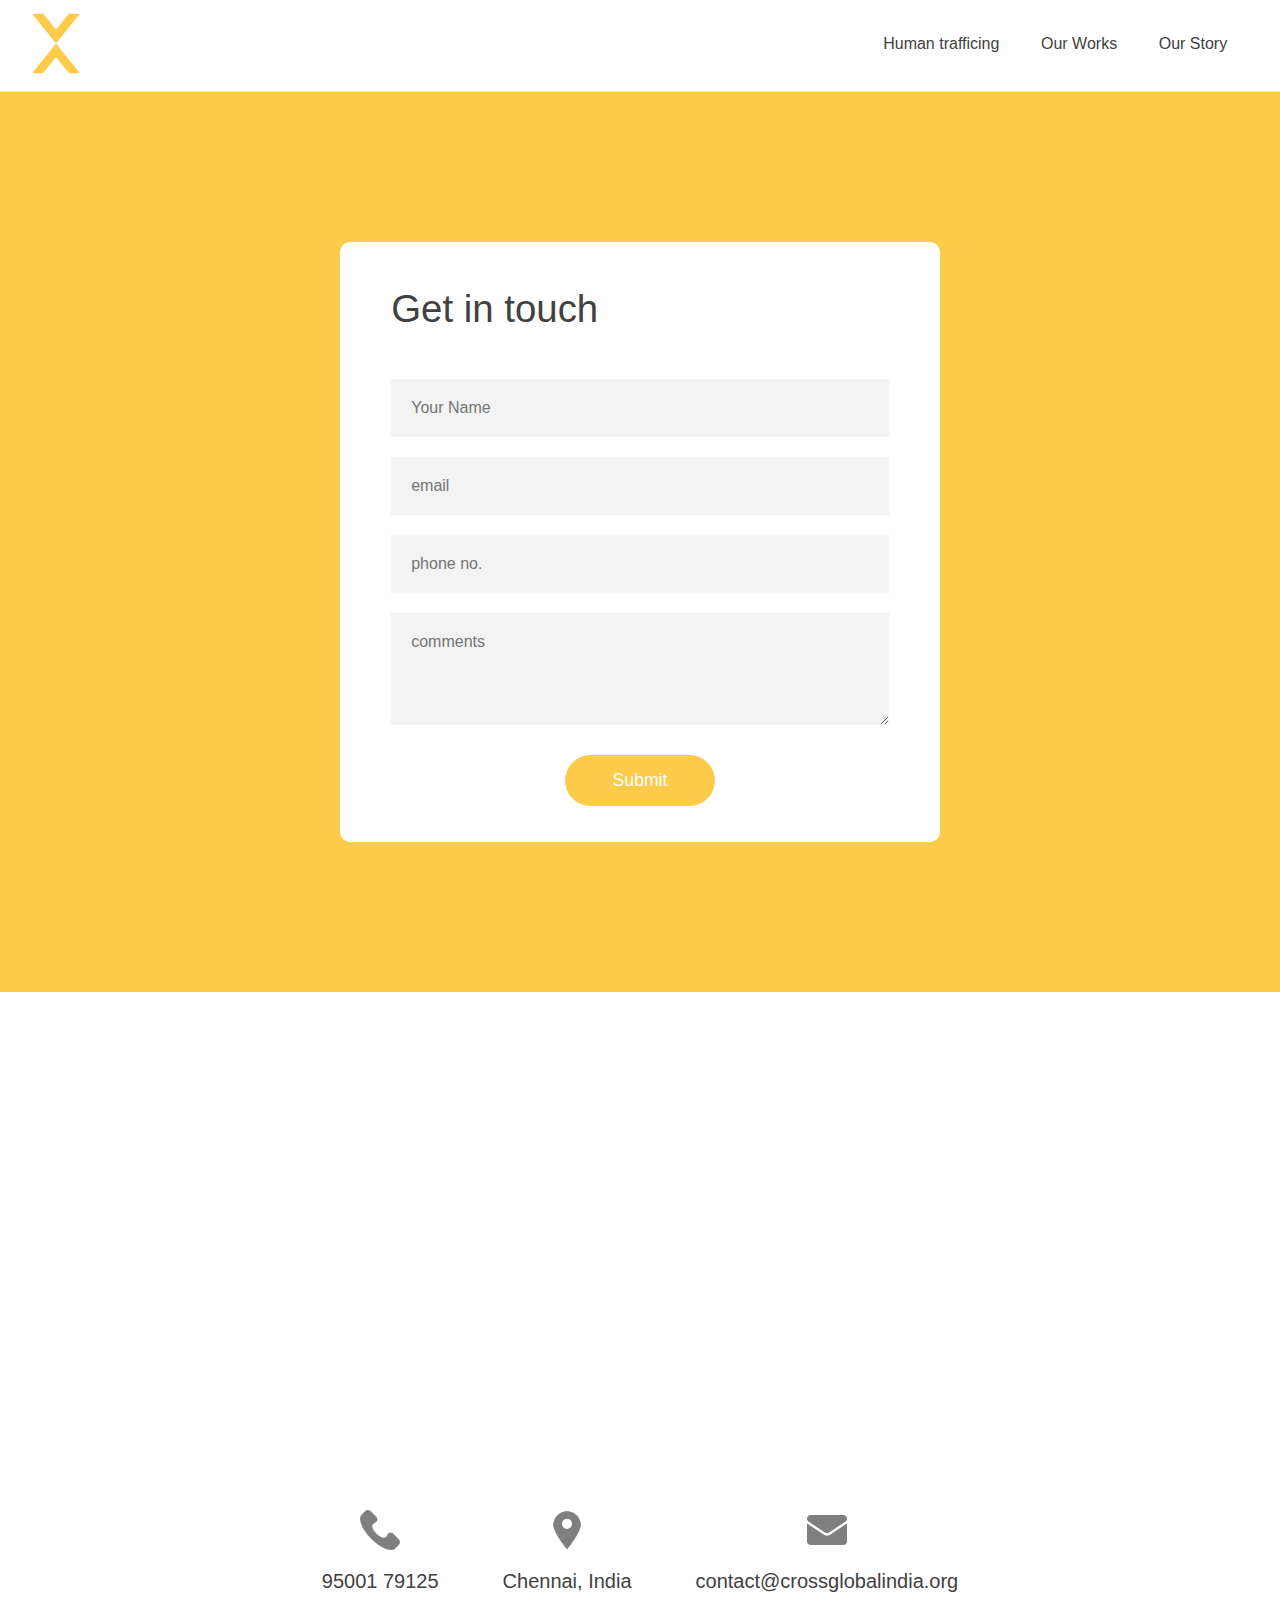
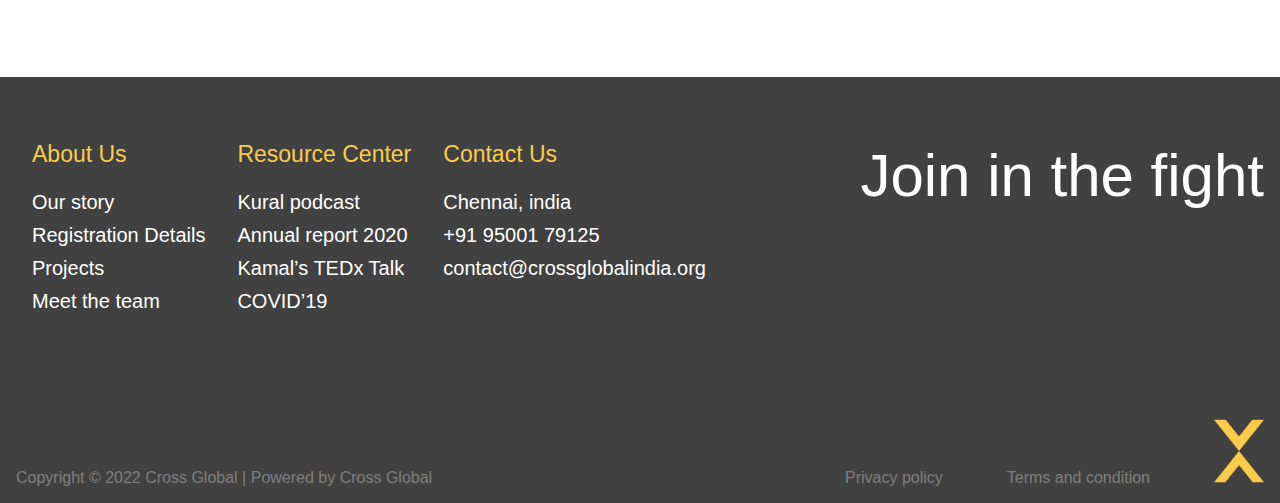
<file: contact.html>
<!DOCTYPE html>
<html lang="en">
<head>
    <meta charset="UTF-8">
    <meta http-equiv="X-UA-Compatible" content="IE=edge">
    <meta name="viewport" content="width=device-width, initial-scale=1.0">
    <link rel="stylesheet" href="main.css">
    <link rel="stylesheet" href="contact.css">
    <title>Contact Us</title>
</head>
<body>

    <!--------------NAVBAR START -------------->
    <header class="nav-container">
            <nav class="navbar">
                <div>
                    <a href="index.html"><img class="cg-logo" src="./images/main logo-01.png"></a>
                </div>
                
                <div class="nav-item">
                    <ul class="nav-links">
                        <li class="nav-link human"><a href="humantrafficing.html">Human trafficing</a></li>
                        <li class="nav-link"><a href="ourWorks.html">Our Works</a> 
                            <ul class="sub-link-container">
                                <li class="sub-link"><a href="covid'19.html">COVID'19</a></li>
                            </ul>
                        </li>
                        <li class="nav-link"><a href="ourStory.html">Our Story</a>
                            <ul class="sub-link-container">
                                <li class="sub-link"><a href="meet-the-team.html">Meet the team</a></li>
                                <li class="sub-link"><a href="contact.html">Contact us</a></li>
                            </ul>
                        </li>
                        
                        <!-- <li class="nav-link"><a href="#">Donate</a></li> -->
                    </ul>
                </div>
                
                <div class="burger">
                    <div class="lines1"></div>
                    <div class="lines2"></div>
                </div>
                
        </nav>
    </header>
<!--------------NAVBAR ENDS -------------->

<!--------------FORM STARTS -------------->


<div class="container">
    <form onsubmit="sendEmail(); reset(); ">
        <h3>Get in touch</h3>
        <input type="text" name="" id="name" placeholder="Your Name" required>
        <input type="email" name="" id="email" placeholder="email" required>
        <input type="text" name="" id="phone" placeholder="phone no." required>
        <textarea id="message"  rows="4" placeholder="comments"></textarea>
        <button class="submit-btn" type="submit">Submit</button>
    </form>
</div>

<!--------------FORM ENDS -------------->

<!--------------MAP STARTS -------------->

<div class="map-container">
    <iframe class="map" src="https://www.google.com/maps/embed?pb=!1m14!1m8!1m3!1d497527.99651461706!2d80.195192!3d13.039652!3m2!1i1024!2i768!4f13.1!3m3!1m2!1s0x3a5265ea4f7d3361%3A0x6e61a70b6863d433!2sChennai%2C%20Tamil%20Nadu%2C%20India!5e0!3m2!1sen!2sus!4v1651522681465!5m2!1sen!2sus" width="600" height="450" style="border:0;" allowfullscreen="" loading="lazy" referrerpolicy="no-referrer-when-downgrade"></iframe>
</div>

<!--------------MAP ENDS -------------->
<!--------------CONTACT STARTS -------------->

<div class="contact-container">
    <div>
        <img width="40px" src="./images/images/icons/phone-call.png" alt="">
        <h2>95001 79125</h2>
    </div>
    <div>
        <img width="40px" src="./images/images/icons/map.png" alt="">
        <h2>Chennai, India</h2>
    </div>
    <div>
        <img width="40px" src="./images/images/icons/email (1).png" alt="">
        <h2>contact@crossglobalindia.org</h2>
    </div>

</div>

<!--------------CONTACT ENDS -------------->


<!-- -----------------FOOTER START------------------------->

<section class="footer">
    <div class="footer-container">
            <div class="footer-first-container">
                <ul>
                    <h2>About Us</h2>

                    <li><a href="ourStory.html">Our story</a></li>
                    <li>Registration Details</li>
                    <li><a href="ourWorks.html">Projects</a></li>
                    <li><a href="meet-the-team.html">Meet the team</a></li>
                </ul>
                <ul>
                    <h2>Resource Center</h2>

                    <li> <a href="https://open.spotify.com/show/02gJD7JX46qN5SHVp5Jwit">Kural podcast</a></li>
                    <li> <a href="https://crossglobalindia.org/wp-content/uploads/2021/08/Cross-Global-Annual-Report-2020.pdf"> Annual report 2020</a></li>
                    <li><a href="https://www.youtube.com/watch?v=Y7_-3RRAJpM">Kamal’s TEDx Talk</a></li>
                    <li><a href="covid'19.html">COVID’19</a></li>
                    
                </ul>
                <ul>
                    <h2>Contact Us</h2>

                    <li>Chennai, india</li>
                    <li>+91 95001 79125</li>
                    <li>contact@crossglobalindia.org</li>
                </ul>
            </div>

            <div class="footer-second-container">
                <div>
                    <h1>Join in the fight</h1> 
                </div>
            </div>
    </div>

    <div class="footer-rights-container">
        <div class="footer-rights-left">
            <p>Copyright © 2022 Cross Global | Powered by Cross Global</p>
        </div>
        <div class="footer-rights-right">
            <p>Privacy policy</p>
            <p>Terms and condition</p>
            <a href="index.html"><img width="50px" src="./images/main logo-01.png" alt=""></a>
        </div>
    </div>

</section>

<!-- -----------------FOOTER END------------------------->






    <script src="./app.js"></script>
    <script src="https://smtpjs.com/v3/smtp.js"></script>
    <script src="contact.js"></script>
</body>
</html>
</file>
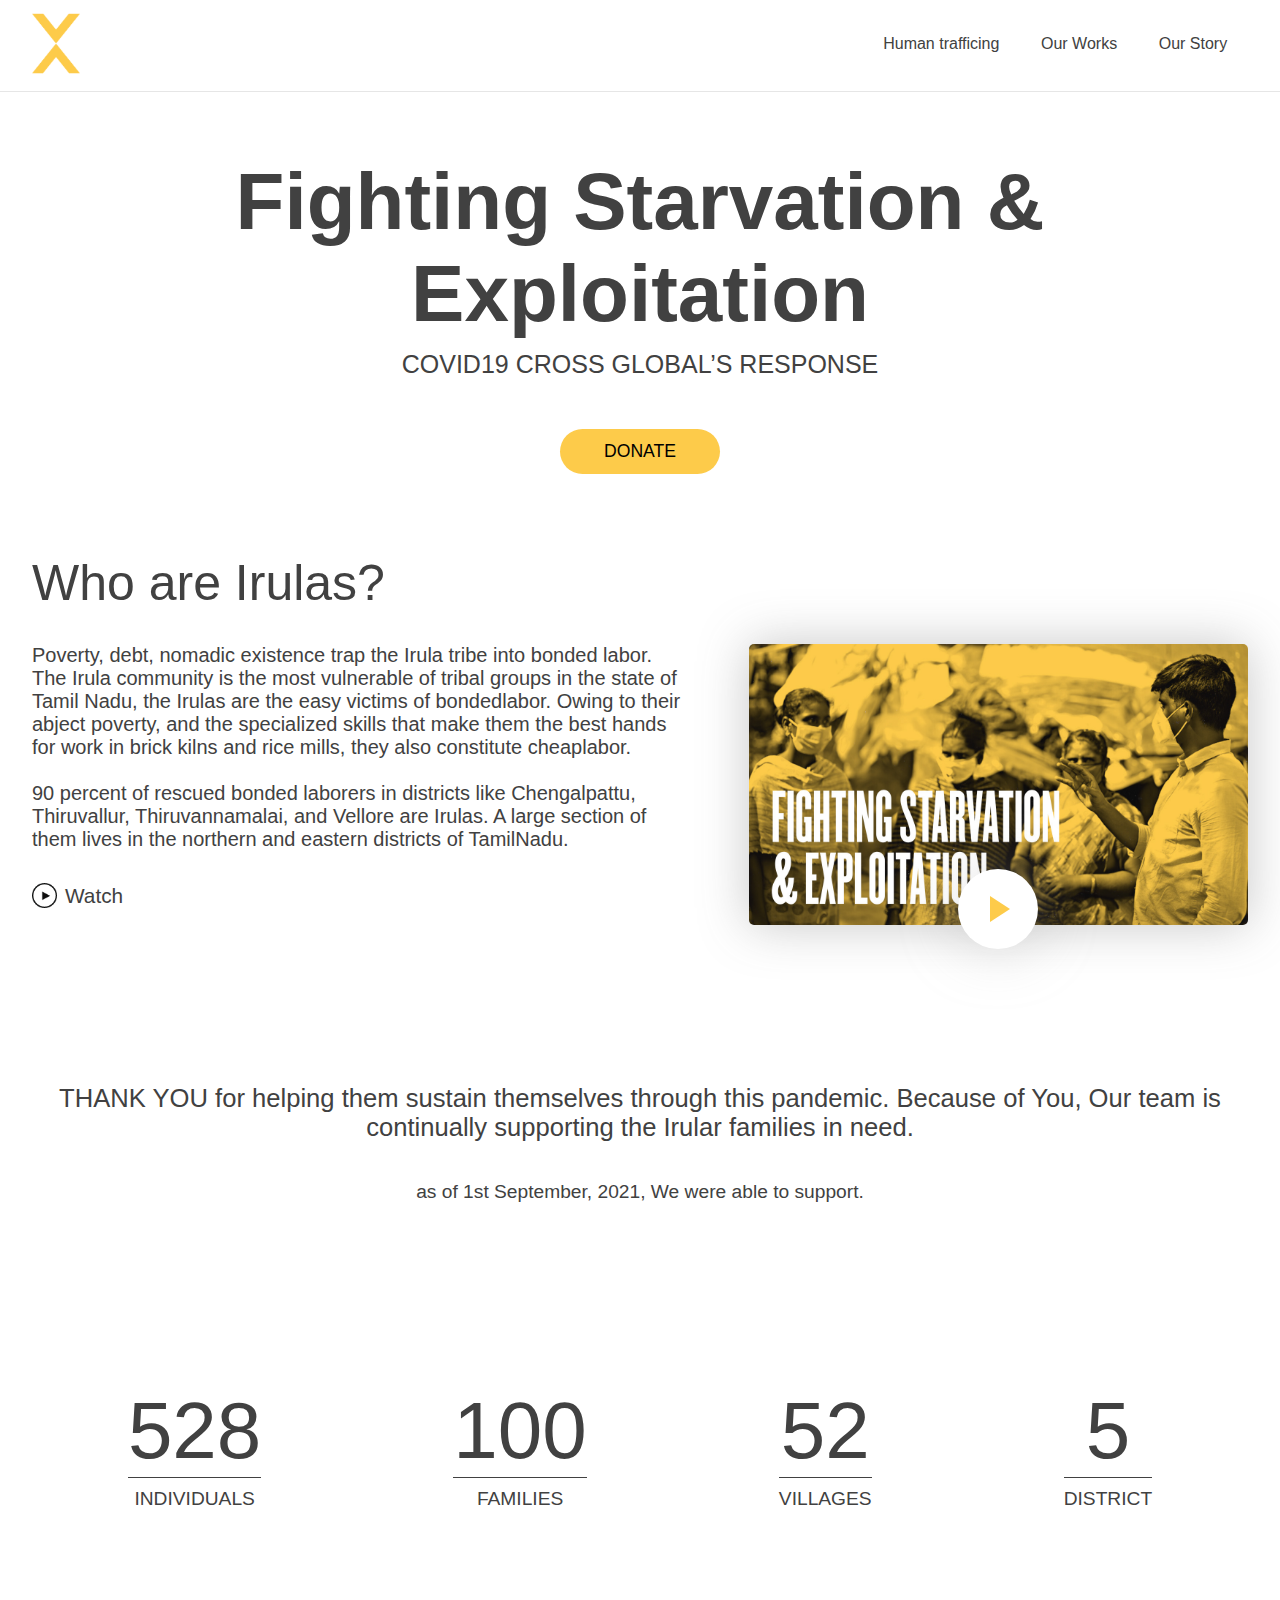
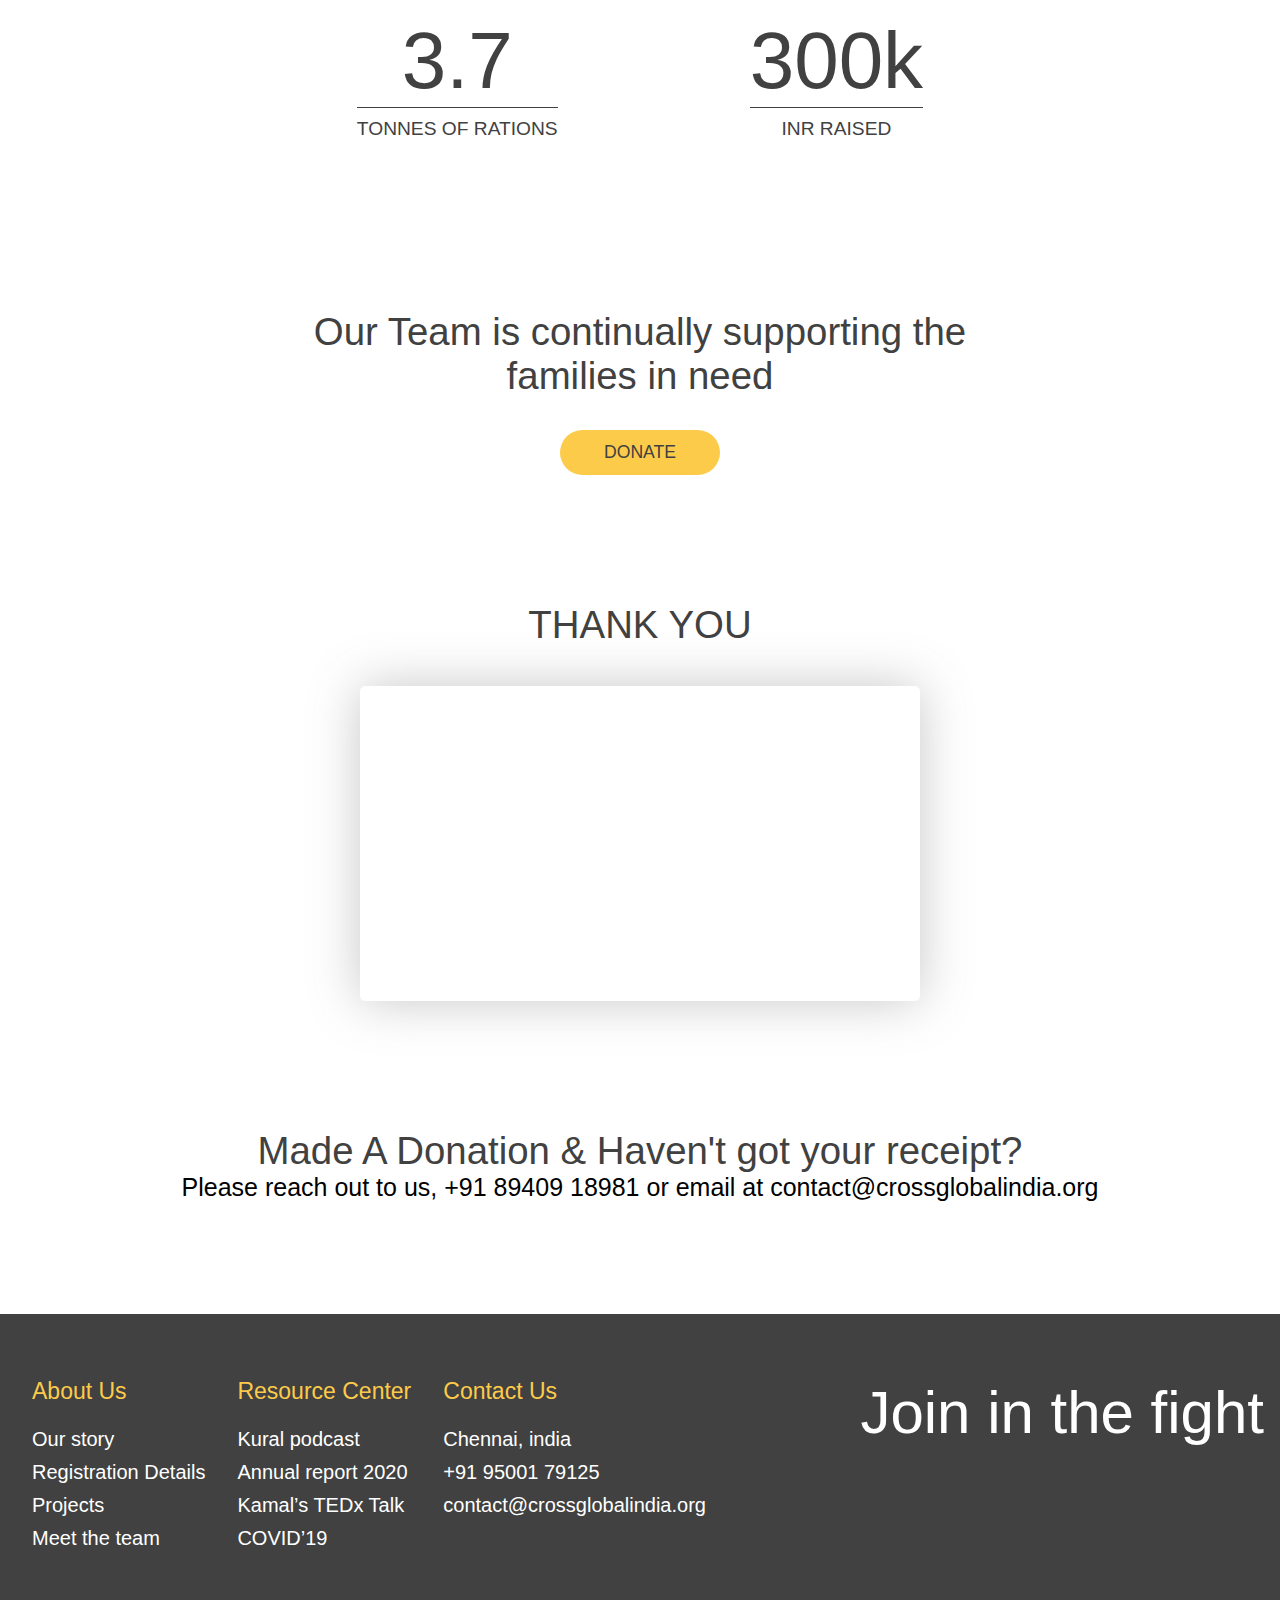
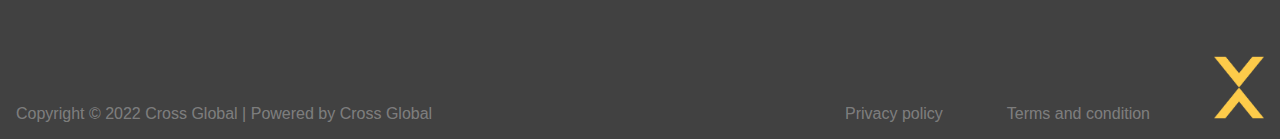
<file: covid'19.html>
<!DOCTYPE html>
<html lang="en">
<head>
    <meta charset="UTF-8">
    <meta http-equiv="X-UA-Compatible" content="IE=edge">
    <meta name="viewport" content="width=device-width, initial-scale=1.0">
    <link rel="stylesheet" href="main.css">
    <link rel="stylesheet" href="covid'19.css">
    <title>Covid-19</title>
</head>
<body>

    
<!--------------NAVBAR START -------------->
    <header class="nav-container">
            <nav class="navbar">
                <div>
                    <a href="index.html"><img class="cg-logo" src="./images/main logo-01.png"></a>
                </div>
                
                <div class="nav-item">
                    <ul class="nav-links">
                        <li class="nav-link human"><a href="humantrafficing.html">Human trafficing</a></li>
                        <li class="nav-link"><a href="ourWorks.html">Our Works</a> 
                            <ul class="sub-link-container">
                                <li class="sub-link"><a href="covid'19.html">COVID'19</a></li>
                            </ul>
                        </li>
                        <li class="nav-link"><a href="ourStory.html">Our Story</a>
                            <ul class="sub-link-container">
                                <li class="sub-link"><a href="meet-the-team.html">Meet the team</a></li>
                                <li class="sub-link"><a href="contact.html">Contact us</a></li>
                            </ul>
                        </li>
                        
                        <!-- <li class="nav-link"><a href="#">Donate</a></li> -->
                    </ul>
                </div>
                
                <div class="burger">
                    <div class="lines1"></div>
                    <div class="lines2"></div>
                </div>
                
        </nav>
    </header>
<!--------------NAVBAR ENDS -------------->

<!--------------COVID INTRO STARTS -------------->
<section>
    <div class="covid-title-container">
        <h1>Fighting Starvation & Exploitation</h1>
        <p>COVID19 CROSS GLOBAL’S RESPONSE</p>
        <button>DONATE</button>
    </div>
</section>
<!--------------COVID INTRO ENDS -------------->

<!--------------IRULAS-SECTION STARTS -------------->

<section class="irulas-container">
    <div class="irulas-title">
        <h3>Who are Irulas?</h3>
    </div>
    <div class="irulas-text-container">
        <div>
            <p>
                    Poverty, debt, nomadic existence trap 
                    the Irula tribe into bonded labor. The 
                    Irula community is the most vulnerable of 
                    tribal groups in the state of Tamil Nadu, 
                    the Irulas are the easy victims of bondedlabor. 
                    Owing to their abject poverty, and the specialized 
                    skills that make them the best hands for work in brick 
                    kilns and rice mills, they also constitute cheaplabor. 
                <br>
                <br>
                    90 percent of rescued bonded laborers in districts 
                    like Chengalpattu, Thiruvallur, Thiruvannamalai, 
                    and Vellore are Irulas. A large section of them lives 
                    in the northern and eastern districts of TamilNadu.
            </p>

            <div class="Watch-container">
                <img class="Watch-img" src="./images/images/icons/play btn.png" alt="">
                <p class="Watch-text">Watch</p>
            </div>

        </div>

        <div class="irulas-img-container">
            <a herf = "https://www.youtube.com/watch?v=ChthFTTjYb4"><img class="irulas-img" src="./images/images/ht.jpg" alt=""></a>
            <button class="box"></button>
        </div>
    </div>
</section>
<!--------------IRULAS-SECTION ENDS -------------->

<!--------------THANK STARTS -------------->
<section class="thank-container">
    <h2>
        THANK YOU for helping them sustain 
        themselves through this pandemic. 
        Because of You, Our team is continually 
        supporting the Irular families in need.
    </h2>
    <p>as of 1st September, 2021, We were able to support.</p>
</section>
<!--------------THANK ENDS-------------->


<!--------------COUNTER-SECTION STARTS -------------->

<section class="counter">
    <div class="counter-container-1 counter-container">
        <h2>528</h2>
        <p>INDIVIDUALS</p>
    </div>
    <div class="counter-container-2 counter-container">
        <h2>100</h2>
        <p>FAMILIES</p>
    </div>
    <div class="counter-container-3 counter-container">
        <h2>52</h2>
        <p>VILLAGES</p>
    </div>
    <div class="counter-container-4 counter-container">
        <h2>5</h2>
        <p>DISTRICT</p>
    </div>
    <div class="counter-container-5 counter-container">
        <h2>3.7</h2>
        <p>TONNES OF RATIONS</p>
    </div>
    <div class="counter-container-6 counter-container">
        <h2>300k</h2>
        <p>INR RAISED</p>
    </div>
</section>

<!--------------COUNTER-SECTION ENDS -------------->

<!--------------FINAL THANK STARTS -------------->
<section class="final-thank">
    <div class="final-thank-title">
        <h2>Our Team is continually supporting the <br> families in need</h2>
        <button>DONATE</button>
    </div>
    <div class="final-thank-video">
        <h2>THANK YOU</h2>
        <div class="final-thank-container">
                <div class="final-thank-yt">
                    <iframe width="560" height="315" src="https://www.youtube.com/embed/H1zFzGVlSiY" title="YouTube video player" frameborder="0" allow="accelerometer; autoplay; clipboard-write; encrypted-media; gyroscope; picture-in-picture" allowfullscreen></iframe>
                </div>
        </div>
    </div>
    <div class="final-thank-footer">
        <h2>Made A Donation & Haven't got your receipt?</h2>
        <p>Please reach out to us, +91 89409 18981 or email at contact@crossglobalindia.org</p>
    </div>
</section>
<!--------------FINAL THANK ENDS -------------->

<!-- -----------------FOOTER START------------------------->

<section class="footer">
    <div class="footer-container">
            <div class="footer-first-container">
                <ul>
                    <h2>About Us</h2>

                    <li><a href="ourStory.html">Our story</a></li>
                    <li>Registration Details</li>
                    <li><a href="ourWorks.html">Projects</a></li>
                    <li><a href="meet-the-team.html">Meet the team</a></li>
                </ul>
                <ul>
                    <h2>Resource Center</h2>

                    <li> <a href="https://open.spotify.com/show/02gJD7JX46qN5SHVp5Jwit">Kural podcast</a></li>
                    <li> <a href="https://crossglobalindia.org/wp-content/uploads/2021/08/Cross-Global-Annual-Report-2020.pdf"> Annual report 2020</a></li>
                    <li><a href="https://www.youtube.com/watch?v=Y7_-3RRAJpM">Kamal’s TEDx Talk</a></li>
                    <li><a href="covid'19.html">COVID’19</a></li>
                    
                </ul>
                <ul>
                    <h2>Contact Us</h2>

                    <li>Chennai, india</li>
                    <li>+91 95001 79125</li>
                    <li>contact@crossglobalindia.org</li>
                </ul>
            </div>

            <div class="footer-second-container">
                <div>
                    <h1>Join in the fight</h1> 
                </div>
            </div>
    </div>

    <div class="footer-rights-container">
        <div class="footer-rights-left">
            <p>Copyright © 2022 Cross Global | Powered by Cross Global</p>
        </div>
        <div class="footer-rights-right">
            <p>Privacy policy</p>
            <p>Terms and condition</p>
            <a href="index.html"><img width="50px" src="./images/main logo-01.png" alt=""></a>
        </div>
    </div>

</section>

<!-- -----------------FOOTER END------------------------->


    <script src="./app.js"></script>
</body>
</html>
</file>
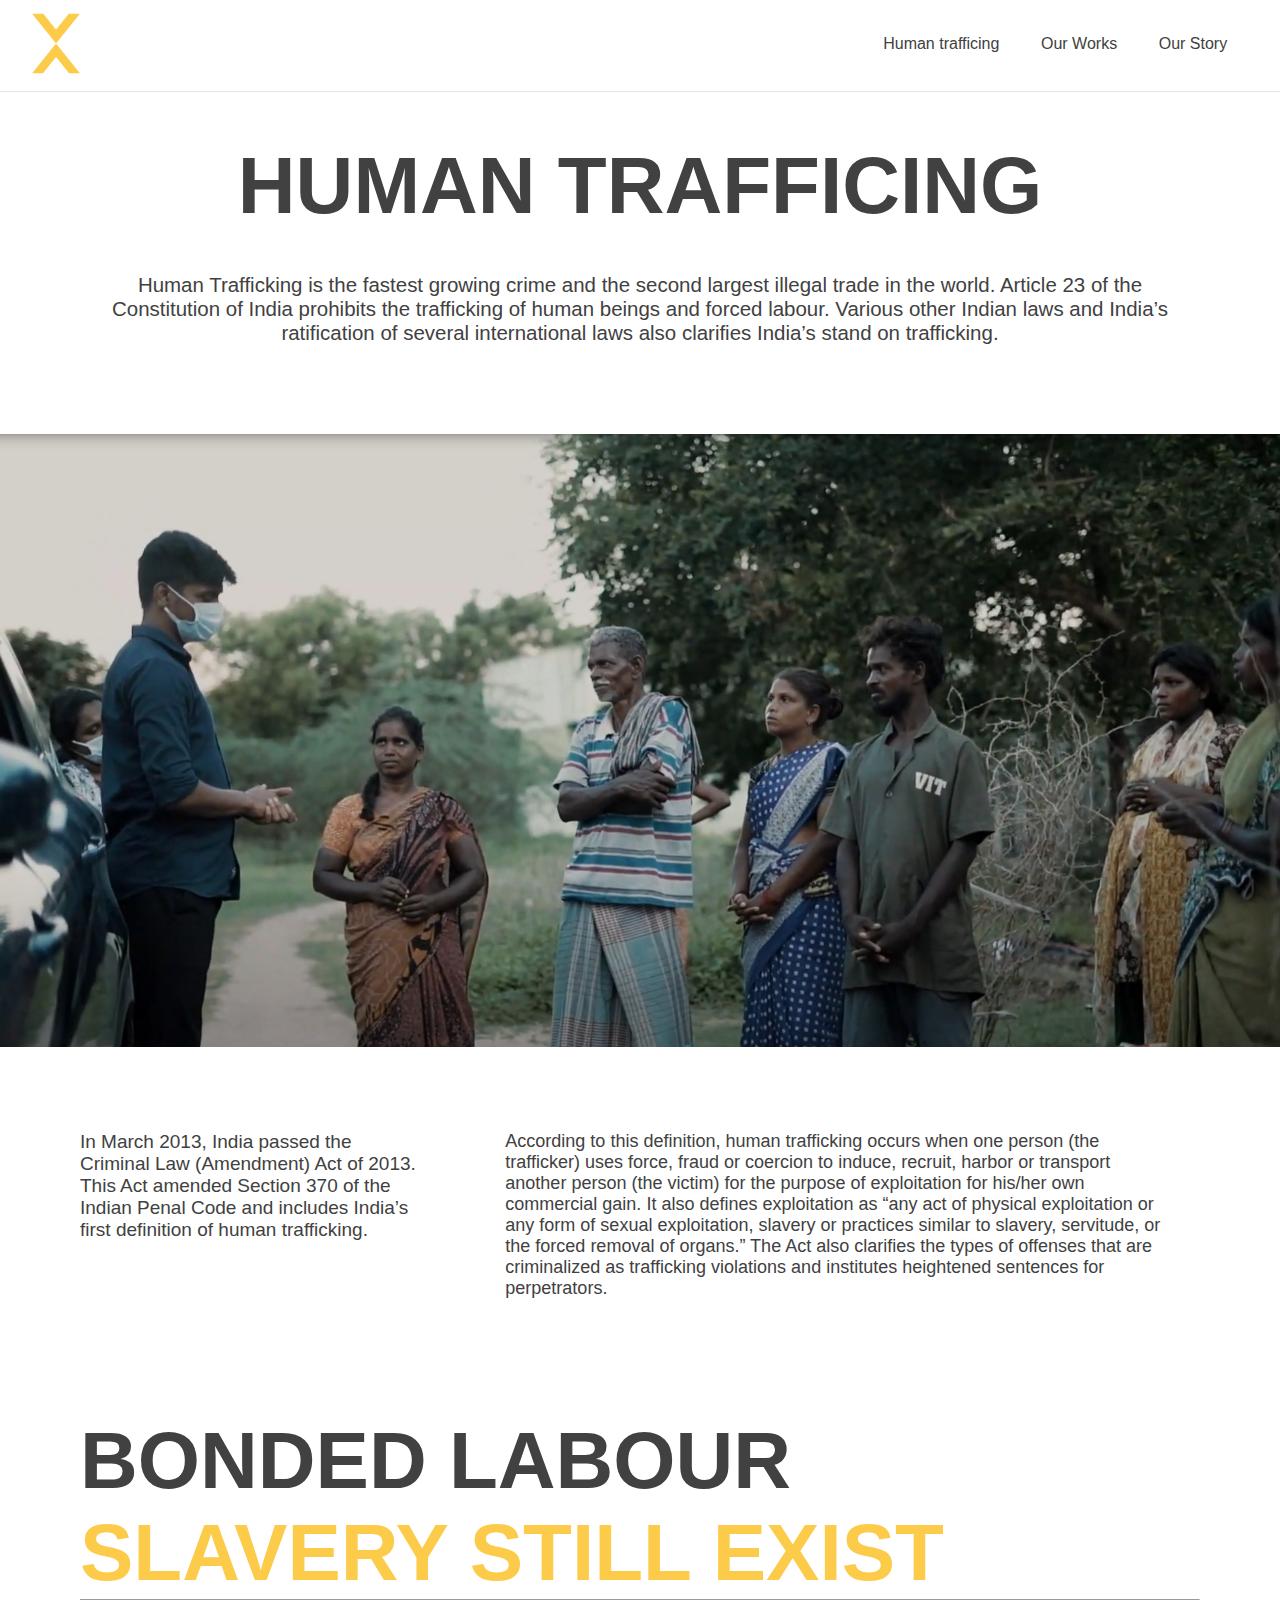
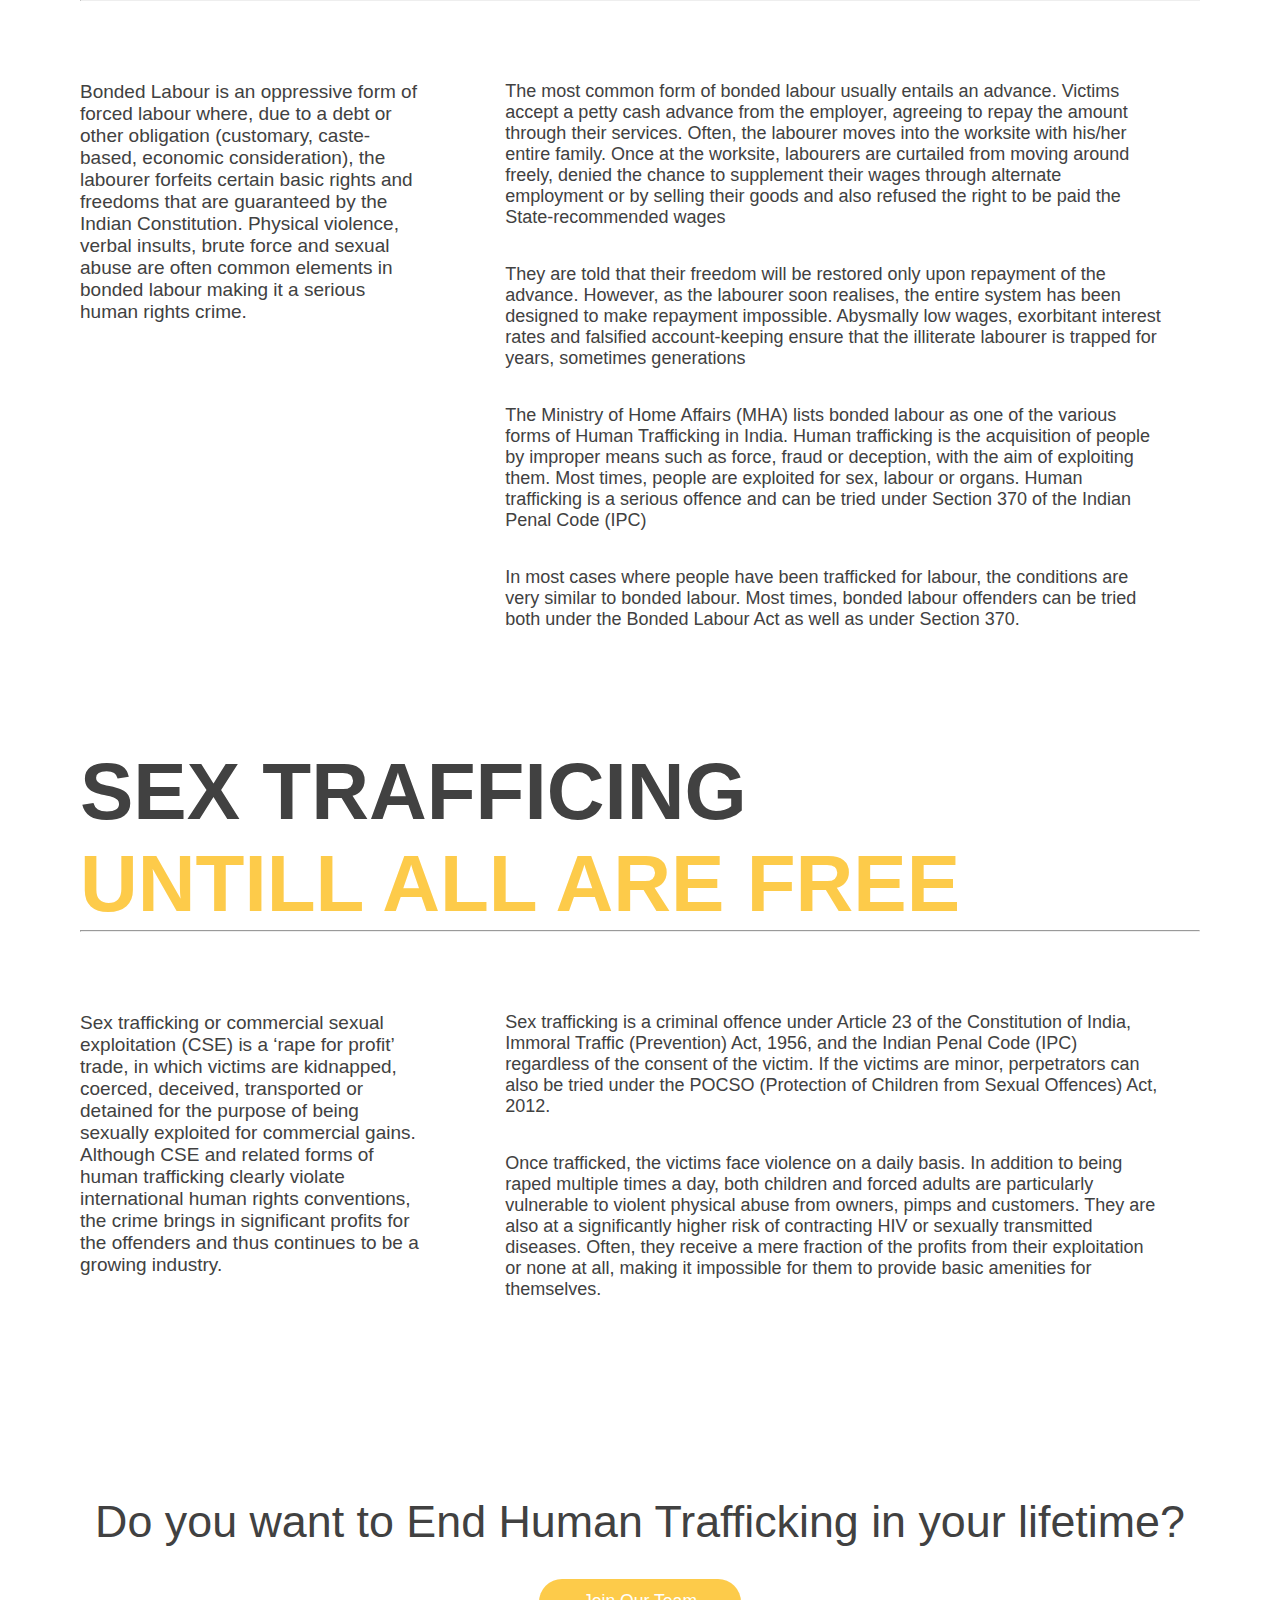
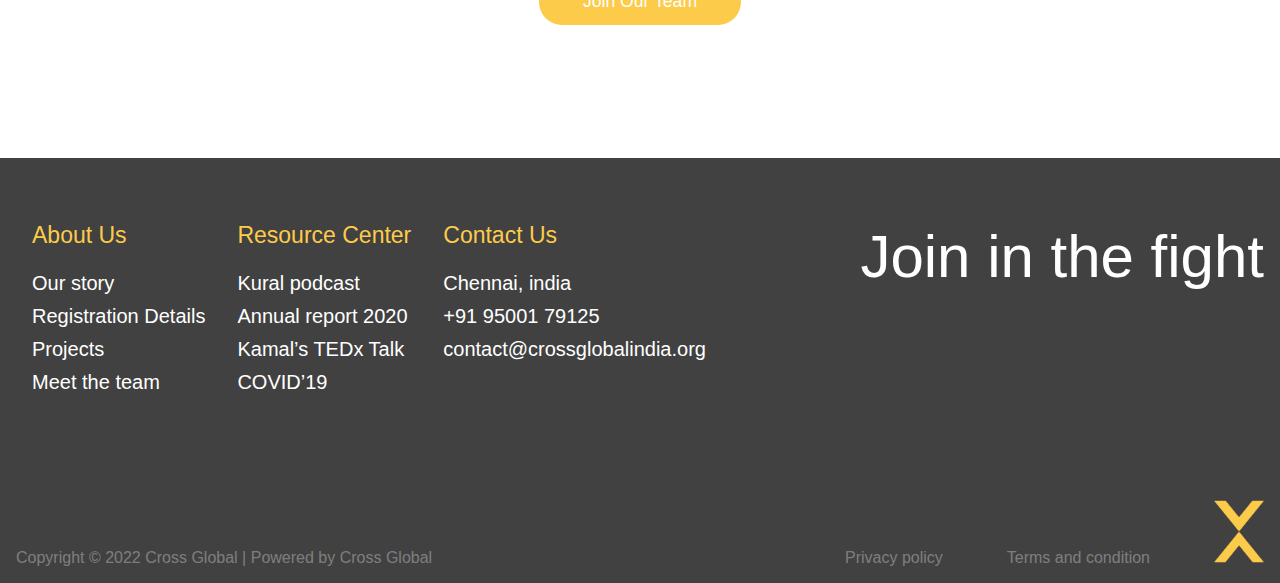
<file: humantrafficing.html>
<!DOCTYPE html>
<html lang="en">
<head>
    <meta charset="UTF-8">
    <meta http-equiv="X-UA-Compatible" content="IE=edge">
    <meta name="viewport" content="width=device-width, initial-scale=1.0">
    <link rel="stylesheet" href="main.css">
    <link rel="stylesheet" href="humantrafficing.css">
    <title>Human Trafficing</title>
</head>
<body>

    <!--------------NAVBAR START -------------->
    <header class="nav-container">
            <nav class="navbar">
                <div>
                    <a href="index.html"><img class="cg-logo" src="./images/main logo-01.png"></a>
                </div>
                
                <div class="nav-item">
                    <ul class="nav-links">
                        <li class="nav-link human"><a href="humantrafficing.html">Human trafficing</a></li>
                        <li class="nav-link"><a href="ourWorks.html">Our Works</a> 
                            <ul class="sub-link-container">
                                <li class="sub-link"><a href="covid'19.html">COVID'19</a></li>
                            </ul>
                        </li>
                        <li class="nav-link"><a href="ourStory.html">Our Story</a>
                            <ul class="sub-link-container">
                                <li class="sub-link"><a href="meet-the-team.html">Meet the team</a></li>
                                <li class="sub-link"><a href="contact.html">Contact us</a></li>
                            </ul>
                        </li>
                        
                        <!-- <li class="nav-link"><a href="#">Donate</a></li> -->
                    </ul>
                </div>
                
                <div class="burger">
                    <div class="lines1"></div>
                    <div class="lines2"></div>
                </div>
                
        </nav>
    </header>
<!--------------NAVBAR ENDS -------------->

    <section class="human-trafficing-container">
        <h1 class="human-trafficing-title">HUMAN TRAFFICING</h1>
        <p class="human-trafficing-para">
            Human Trafficking is the fastest growing crime 
            and the second largest illegal trade in the world. 
            Article 23 of the Constitution of India prohibits the 
            trafficking of human beings and forced labour. Various 
            other Indian laws and India’s ratification of several 
            international laws also clarifies India’s stand on 
            trafficking.
        </p>
    </section>

    <div class="human-trafficing-img-container">
        <img class="human-trafficing-img" src="./images/images/all/ourstory.png" alt="">
    </div>

<!---------------------HUMAN TRAFFICING TWO START----------------------->

    <div class="Human-trafficing-two">

        <section class="Human-trafficing-two-text-container">
            <div class="Human-trafficing-two-text-one">
                <!-- <h1>"</h1> -->
                <p>
                    In March 2013, India passed the Criminal Law (Amendment) 
                    Act of 2013. This Act amended Section 370 of the Indian 
                    Penal Code and includes India’s first definition of human trafficking.  
                </p>
            </div>
            <div class="Human-trafficing-two-text-two">
                <p>
                    According to this definition, human trafficking 
                    occurs when one person (the trafficker) uses force, 
                    fraud or coercion to induce, recruit, harbor or 
                    transport another person (the victim) for the 
                    purpose of exploitation for his/her own commercial 
                    gain. It also defines exploitation as “any act of 
                    physical exploitation or any form of sexual exploitation, 
                    slavery or practices similar to slavery, servitude, 
                    or the forced removal of organs.” The Act also clarifies 
                    the types of offenses that are criminalized as trafficking 
                    violations and institutes heightened sentences for perpetrators.
                </p>
                
            </div>
        </section>
    </div>


<!---------------------HUMAN TRAFFICING TWO END----------------------->

    <div class="bonded-Labour">

        <div class="bonded-Labour-title">
            <div>
                <h3>BONDED LABOUR </h3>
            </div> 
            <h2>SLAVERY STILL EXIST</h2>
            <hr>
        </div>
        
        
        <section class="bonded-Labour-text-container">
            <div class="bonded-Labour-text-one">
                <!-- <h1>"</h1> -->
                <p>
                Bonded Labour is an oppressive form of forced labour where, 
                due to a debt or other obligation (customary, caste-based, 
                economic consideration), the labourer forfeits certain basic 
                rights and freedoms that are guaranteed by the Indian Constitution. 
                Physical violence, verbal insults, brute force and sexual abuse 
                are often common elements in bonded labour making it a serious 
                human rights crime. 
                </p>
            </div>
            <div class="bonded-Labour-text-two">
                <p>
                    The most common form of bonded labour usually entails 
                    an advance. Victims accept a petty cash advance from the 
                    employer, agreeing to repay the amount through their services. 
                    Often, the labourer moves into the worksite with his/her entire 
                    family. Once at the worksite, labourers are curtailed from moving 
                    around freely, denied the chance to supplement their wages through 
                    alternate employment or by selling their goods and also refused the 
                    right to be paid the State-recommended wages
                </p>
                <p>They are told that their freedom will be restored only upon 
                    repayment of the advance. However, as the labourer soon realises, 
                    the entire system has been designed to make repayment impossible. 
                    Abysmally low wages, exorbitant interest rates and falsified 
                    account-keeping ensure that the illiterate labourer is trapped 
                    for years, sometimes generations
                </p>
                <p>The Ministry of Home Affairs (MHA) lists bonded labour as one of 
                    the various forms of Human Trafficking in India. Human 
                    trafficking is the acquisition of people by improper means 
                    such as force, fraud or deception, with the aim of exploiting 
                    them. Most times, people are exploited for sex, labour or organs. 
                    Human trafficking is a serious offence and can be tried under 
                    Section 370 of the Indian Penal Code (IPC)
                </p>
                <p>In most cases where people have been trafficked for labour, 
                    the conditions are very similar to bonded labour. Most times, 
                    bonded labour offenders can be tried both under the Bonded 
                    Labour Act as well as under Section 370.
                </p>
            </div>
        </section>
    </div>

    <div class="sex-trafficing">

        <div class="sex-trafficing-title">
            <div>
                <h3>SEX TRAFFICING</h3>
            </div> 
            <h2>UNTILL ALL ARE FREE</h2>
            <hr>
        </div>

        <section class="sex-trafficing-text-container">
            <div class="sex-trafficing-text-one">
                <!-- <h1>"</h1> -->
                <p>
                    Sex trafficking or commercial sexual exploitation (CSE) is 
                    a ‘rape for profit’ trade, in which victims are kidnapped, 
                    coerced, deceived, transported or detained for the purpose 
                    of being sexually exploited for commercial gains. Although 
                    CSE and related forms of human trafficking clearly violate 
                    international human rights conventions, the crime brings in 
                    significant profits for the offenders and thus continues to 
                    be a growing industry.
                </p>
            </div>
            <div class="sex-trafficing-text-two">
                <p>
                    Sex trafficking is a criminal offence under Article 23 
                    of the Constitution of India, Immoral Traffic (Prevention) 
                    Act, 1956, and the Indian Penal Code (IPC) regardless of 
                    the consent of the victim. If the victims are minor, 
                    perpetrators can also be tried under the POCSO 
                    (Protection of Children from Sexual Offences) Act, 2012.
                </p>

                <p>
                    Once trafficked, the victims face violence on a daily basis. 
                    In addition to being raped multiple times a day, both children 
                    and forced adults are particularly vulnerable to violent 
                    physical abuse from owners, pimps and customers. They are 
                    also at a significantly higher risk of contracting HIV or 
                    sexually transmitted diseases. Often, they receive a mere 
                    fraction of the profits from their exploitation or none at all, 
                    making it impossible for them to provide basic amenities for 
                    themselves.
                </p>
                
            </div>
            
        </section>
    </div>

    <div class="join-in-the-fight">
        <div class="join-in-the-fight-container">
            <h2>Do you want to End Human Trafficking in  your lifetime?</h2>
            <a href="contact.html"><button>join our team</button></a>
        </div>
    </div>

<!-- -----------------FOOTER START------------------------->

<section class="footer">
    <div class="footer-container">
            <div class="footer-first-container">
                <ul>
                    <h2>About Us</h2>

                    <li><a href="ourStory.html">Our story</a></li>
                    <li>Registration Details</li>
                    <li><a href="ourWorks.html">Projects</a></li>
                    <li><a href="meet-the-team.html">Meet the team</a></li>
                </ul>
                <ul>
                    <h2>Resource Center</h2>

                    <li> <a href="https://open.spotify.com/show/02gJD7JX46qN5SHVp5Jwit">Kural podcast</a></li>
                    <li> <a href="https://crossglobalindia.org/wp-content/uploads/2021/08/Cross-Global-Annual-Report-2020.pdf"> Annual report 2020</a></li>
                    <li><a href="https://www.youtube.com/watch?v=Y7_-3RRAJpM">Kamal’s TEDx Talk</a></li>
                    <li><a href="covid'19.html">COVID’19</a></li>
                    
                </ul>
                <ul>
                    <h2>Contact Us</h2>

                    <li>Chennai, india</li>
                    <li>+91 95001 79125</li>
                    <li>contact@crossglobalindia.org</li>
                </ul>
            </div>

            <div class="footer-second-container">
                <div>
                    <h1>Join in the fight</h1> 
                </div>
            </div>
    </div>

    <div class="footer-rights-container">
        <div class="footer-rights-left">
            <p>Copyright © 2022 Cross Global | Powered by Cross Global</p>
        </div>
        <div class="footer-rights-right">
            <p>Privacy policy</p>
            <p>Terms and condition</p>
            <a href="index.html"><img width="50px" src="./images/main logo-01.png" alt=""></a>
        </div>
    </div>

</section>

<!-- -----------------FOOTER END------------------------->

    <script src="./app.js"></script>
</body>
</html>
</file>
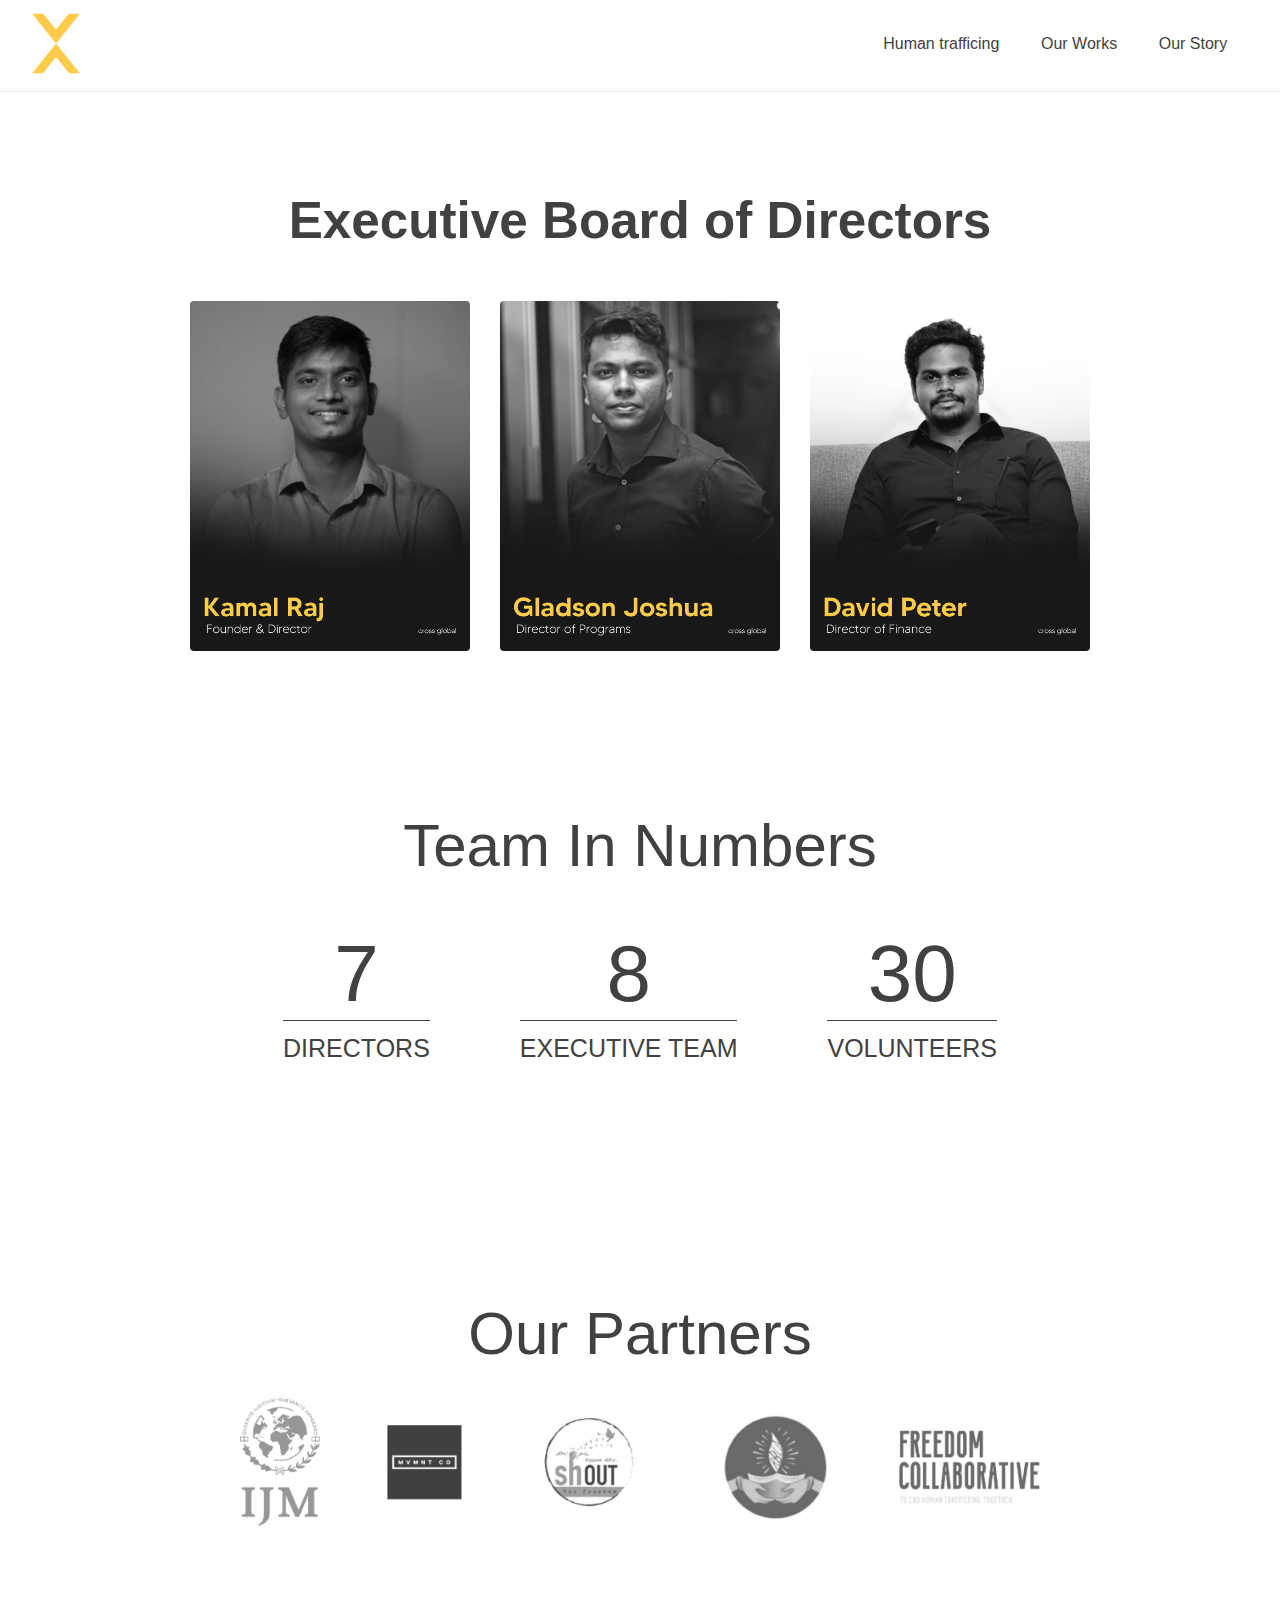
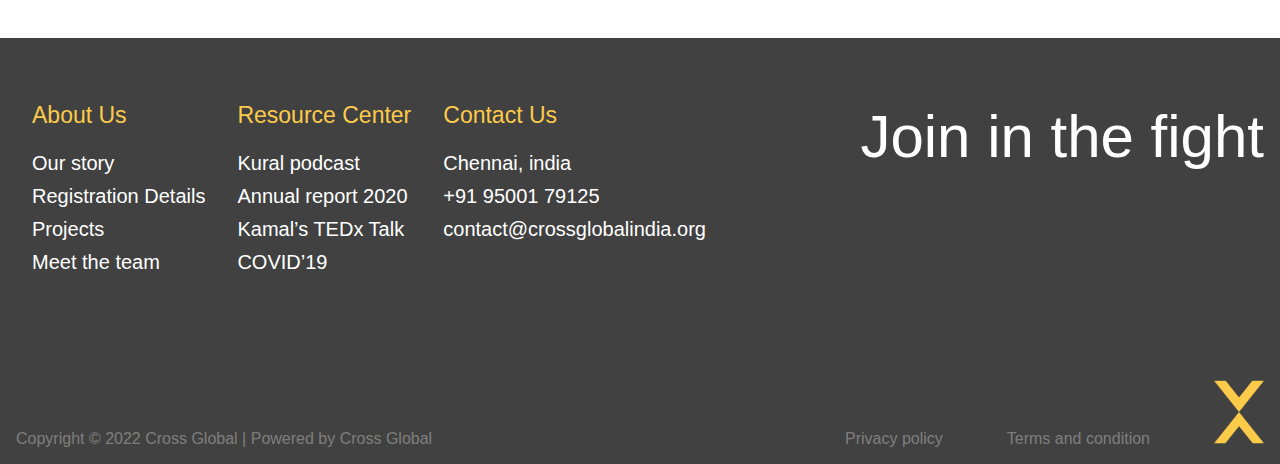
<file: meet-the-team.html>
<!DOCTYPE html>
<html lang="en">
<head>
    <meta charset="UTF-8">
    <meta http-equiv="X-UA-Compatible" content="IE=edge">
    <meta name="viewport" content="width=device-width, initial-scale=1.0">
    <link rel="stylesheet" href="main.css">
    <link rel="stylesheet" href="meet-the-team.css">
    <link rel="stylesheet" href="covid'19.css">
    <title>meet-the-team</title>
    
</head>
<body>


    <!--------------NAVBAR START -------------->
    <header class="nav-container">
            <nav class="navbar">
                <div>
                    <a href="index.html"><img class="cg-logo" src="./images/main logo-01.png"></a>
                </div>
                
                <div class="nav-item">
                    <ul class="nav-links">
                        <li class="nav-link human"><a href="humantrafficing.html">Human trafficing</a></li>
                        <li class="nav-link"><a href="ourWorks.html">Our Works</a> 
                            <ul class="sub-link-container">
                                <li class="sub-link"><a href="covid'19.html">COVID'19</a></li>
                            </ul>
                        </li>
                        <li class="nav-link"><a href="ourStory.html">Our Story</a>
                            <ul class="sub-link-container">
                                <li class="sub-link"><a href="meet-the-team.html">Meet the team</a></li>
                                <li class="sub-link"><a href="contact.html">Contact us</a></li>
                            </ul>
                        </li>
                        
                        <!-- <li class="nav-link"><a href="#">Donate</a></li> -->
                    </ul>
                </div>
                
                <div class="burger">
                    <div class="lines1"></div>
                    <div class="lines2"></div>
                </div>
                
        </nav>
    </header>
<!--------------NAVBAR ENDS -------------->

<!--------------THE DIC CONTAINER STARTS -------------->

<section class="the-team">
    <div class="the-team-img-title-container">
        <h2 class="the-team-img-title">Executive Board of Directors</h2>
    </div>
    <div class="the-team-img-whole-container">
        <div class="the-team-img">
            <div class="the-team-img-container">
                <img src="./images/images/team/DIR 1.png" alt="">
            </div>
            <div class="the-team-social-icon-container">
                <a href="https://twitter.com/kamaldreamer"><img class="the-team-social-icon" width="30px" src="./images/images/icons/invert/twitter white.png" alt=""></a>
                <a href="https://www.linkedin.com/in/kamalraj-cg/"><img class="the-team-social-icon" width="30px" src="./images/images/icons/invert/linkedin white.png" alt=""></a>
            </div>
        </div>
        <div class="the-team-img">
            <div class="the-team-img-container">
                <img src="./images/images/team/DIR 2.png" alt="">
            </div>
            <div class="the-team-social-icon-container">
                <a href="https://twitter.com/GLADSON_JOSHUA"><img class="the-team-social-icon" width="30px" src="./images/images/icons/invert/twitter white.png" alt=""></a>
                <a href="https://www.linkedin.com/in/gladson-joshua-l-b7861990/"><img class="the-team-social-icon" width="30px" src="./images/images/icons/invert/linkedin white.png" alt=""></a>
            </div>
        </div>
        <div class="the-team-img">
            <div class="the-team-img-container">
                <img src="./images/images/team/DIR 3.png" alt="">
            </div>
            <div class="the-team-social-icon-container">
                <a href="https://twitter.com/davidpe58243633"><img class="the-team-social-icon" width="30px" src="./images/images/icons/invert/twitter white.png" alt=""></a>
            </div>
        </div>
    </div>
</section>

<!--------------THE DIC CONTAINE STARTS -------------->

<!--------------THE TEAM NUMBER STARTS -------------->

<section class="the-team-count">

    <div class="the-team-count-title-container">
        <h2>Team In Numbers</h2>
    </div>

    <section class="the-team-count-count-container">
        <div class="the-team-count-count">
            <h2>7</h2>
            <p>DIRECTORS</p>
        </div>
        <div class="the-team-count-count" >
            <h2>8</h2>
            <p>EXECUTIVE TEAM</p>
        </div>
        <div class="the-team-count-count">
            <h2>30</h2>
            <p>VOLUNTEERS</p>
        </div>
    </section>

</section>
<!--------------THE TEAM NUMBER ENDS -------------->

<!--------------PARTNERS STARTS -------------->
<div class="partners-img-container">
    <h2>Our Partners</h2>
    <img class="partners-img" src="./images/images/Group 73.png" alt="">
</div>
<!--------------PARTNERS ENDS -------------->

<!-- -----------------FOOTER START------------------------->

<section class="footer">
    <div class="footer-container">
            <div class="footer-first-container">
                <ul>
                    <h2>About Us</h2>

                    <li><a href="ourStory.html">Our story</a></li>
                    <li>Registration Details</li>
                    <li><a href="ourWorks.html">Projects</a></li>
                    <li><a href="meet-the-team.html">Meet the team</a></li>
                </ul>
                <ul>
                    <h2>Resource Center</h2>

                    <li> <a href="https://open.spotify.com/show/02gJD7JX46qN5SHVp5Jwit">Kural podcast</a></li>
                    <li> <a href="https://crossglobalindia.org/wp-content/uploads/2021/08/Cross-Global-Annual-Report-2020.pdf"> Annual report 2020</a></li>
                    <li><a href="https://www.youtube.com/watch?v=Y7_-3RRAJpM">Kamal’s TEDx Talk</a></li>
                    <li><a href="covid'19.html">COVID’19</a></li>
                    
                </ul>
                <ul>
                    <h2>Contact Us</h2>

                    <li>Chennai, india</li>
                    <li>+91 95001 79125</li>
                    <li>contact@crossglobalindia.org</li>
                </ul>
            </div>

            <div class="footer-second-container">
                <div>
                    <h1>Join in the fight</h1> 
                </div>
            </div>
    </div>

    <div class="footer-rights-container">
        <div class="footer-rights-left">
            <p>Copyright © 2022 Cross Global | Powered by Cross Global</p>
        </div>
        <div class="footer-rights-right">
            <p>Privacy policy</p>
            <p>Terms and condition</p>
            <a href="index.html"><img width="50px" src="./images/main logo-01.png" alt=""></a>
        </div>
    </div>

</section>

<!-- -----------------FOOTER END------------------------->

<script src="./app.js"></script>    
</body>
</html>
</file>
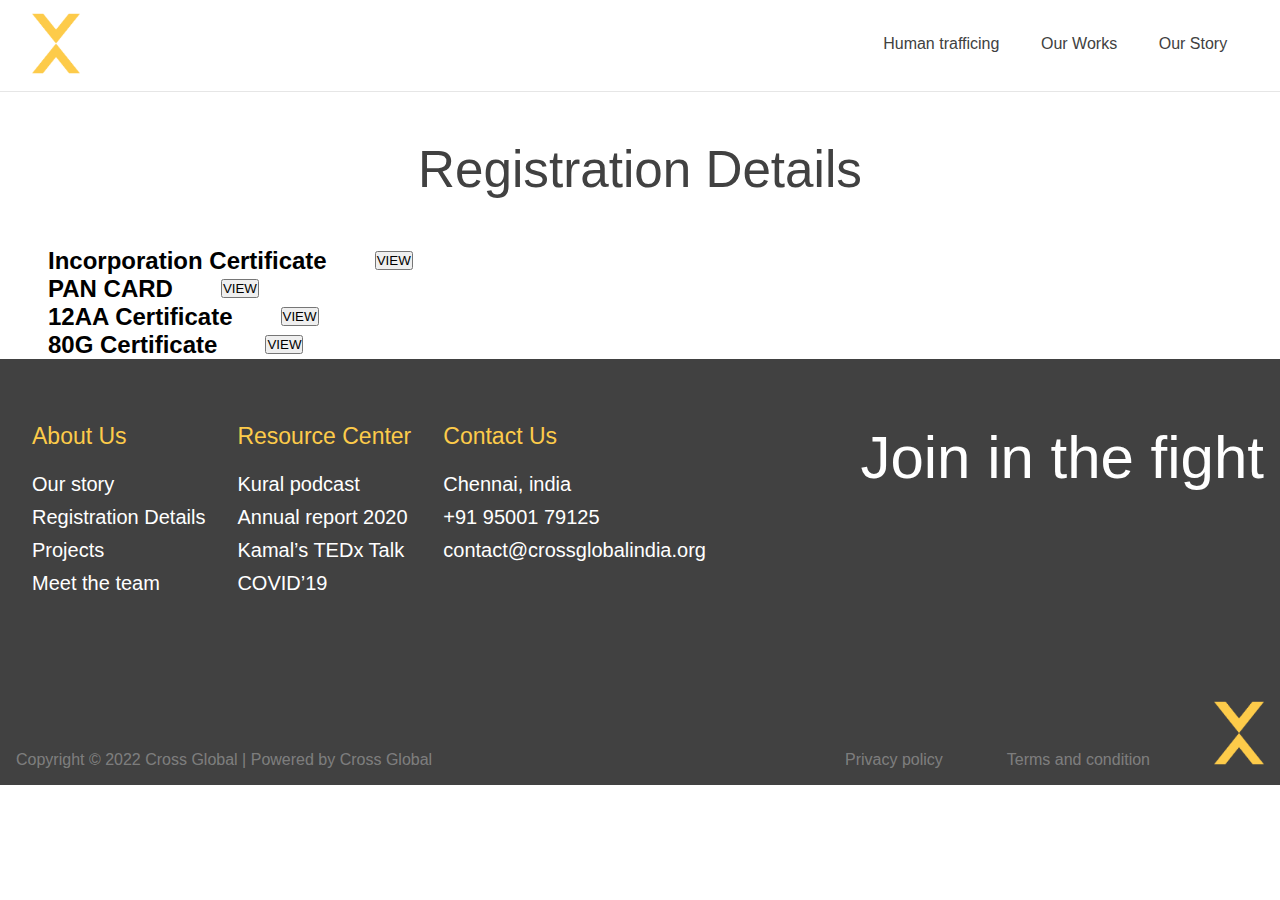
<file: registration-details.html>
<!DOCTYPE html>
<html lang="en">
<head>
    <meta charset="UTF-8">
    <meta http-equiv="X-UA-Compatible" content="IE=edge">
    <meta name="viewport" content="width=device-width, initial-scale=1.0">
    <link rel="stylesheet" href="main.css">
    <link rel="stylesheet" href="registration-details.css">
    <title>registration-details</title>
</head>
<body>

    <!--------------NAVBAR START -------------->
    <header class="nav-container">
            <nav class="navbar">
                <div>
                    <a href="index.html"><img class="cg-logo" src="./images/main logo-01.png"></a>
                </div>
                
                <div class="nav-item">
                    <ul class="nav-links">
                        <li class="nav-link human"><a href="humantrafficing.html">Human trafficing</a></li>
                        <li class="nav-link"><a href="ourWorks.html">Our Works</a> 
                            <ul class="sub-link-container">
                                <li class="sub-link"><a href="covid'19.html">COVID'19</a></li>
                            </ul>
                        </li>
                        <li class="nav-link"><a href="ourStory.html">Our Story</a>
                            <ul class="sub-link-container">
                                <li class="sub-link"><a href="meet-the-team.html">Meet the team</a></li>
                                <li class="sub-link"><a href="contact.html">Contact us</a></li>
                            </ul>
                        </li>
                        
                        <!-- <li class="nav-link"><a href="#">Donate</a></li> -->
                    </ul>
                </div>
                
                <div class="burger">
                    <div class="lines1"></div>
                    <div class="lines2"></div>
                </div>
                
        </nav>
    </header>
<!--------------NAVBAR ENDS -------------->



<section class="registration">
    <div class="registration-one">
        <h1>Registration Details</h1>
    </div>
    <div class="registration-two">
        <ul>
            <li><h2>Incorporation Certificate</h2> <button>VIEW</button></li>
            <li><h2>PAN CARD</h2> <button>VIEW</button></li>
            <li><h2>12AA Certificate</h2> <button>VIEW</button></li>
            <li><h2>80G Certificate</h2> <button>VIEW</button></li>
        </ul>
    </div>
</section>

<!-- -----------------FOOTER START------------------------->

<section class="footer">
    <div class="footer-container">
            <div class="footer-first-container">
                <ul>
                    <h2>About Us</h2>

                    <li><a href="ourStory.html">Our story</a></li>
                    <li>Registration Details</li>
                    <li><a href="ourWorks.html">Projects</a></li>
                    <li><a href="meet-the-team.html">Meet the team</a></li>
                </ul>
                <ul>
                    <h2>Resource Center</h2>

                    <li> <a href="https://open.spotify.com/show/02gJD7JX46qN5SHVp5Jwit">Kural podcast</a></li>
                    <li> <a href="https://crossglobalindia.org/wp-content/uploads/2021/08/Cross-Global-Annual-Report-2020.pdf"> Annual report 2020</a></li>
                    <li><a href="https://www.youtube.com/watch?v=Y7_-3RRAJpM">Kamal’s TEDx Talk</a></li>
                    <li><a href="covid'19.html">COVID’19</a></li>
                    
                </ul>
                <ul>
                    <h2>Contact Us</h2>

                    <li>Chennai, india</li>
                    <li>+91 95001 79125</li>
                    <li>contact@crossglobalindia.org</li>
                </ul>
            </div>

            <div class="footer-second-container">
                <div>
                    <h1>Join in the fight</h1> 
                </div>
            </div>
    </div>

    <div class="footer-rights-container">
        <div class="footer-rights-left">
            <p>Copyright © 2022 Cross Global | Powered by Cross Global</p>
        </div>
        <div class="footer-rights-right">
            <p>Privacy policy</p>
            <p>Terms and condition</p>
            <a href="index.html"><img width="50px" src="./images/main logo-01.png" alt=""></a>
        </div>
    </div>

</section>

<!-- -----------------FOOTER END------------------------->
    
</body>
</html>
</file>
<file: main.css>
*{
    margin: 0;
    padding: 0;
    box-sizing: border-box;
    list-style-type: none;
    font-family: made tommy;
    text-decoration: none;
    font-family: 'Montserrat', sans-serif;
}


/*------------------- NAVBAR STARTS--------------- */
.nav-container{
    border-bottom: 1px solid #41414122 ;

}

.navbar{
    min-height: 8vh;
    width: 100%;
    max-width: 1400px;
    margin: 0em auto;
    display: flex;
    justify-content: space-between;
    align-items: center;
    padding: .8em 2rem;
    position: relative;
}

.cg-logo{
    width: 3rem;
}

.nav-bar{
    display: flex;
    justify-content: space-between;
    margin: 2em;
    border-bottom: 1px solid rgba(65, 65, 65, 0.114);
}

.nav-item>ul{
    display: flex;
    position: relative;
    font-weight: 300;
    color: #414141;
    z-index: 999;
}

.nav-item>ul>li{
    padding: 0 1.3em ;
    transition: 0.3s all ease-in-out;
}

.nav-item>ul>li>a{
    color: #414141;
    text-decoration: none;
    font-weight: 500;
}




.sub-link-container{
    position: absolute;
    background-color: rgb(255, 255, 255);
    width: 180px;
    padding: 1em ;
    margin-top: .2em;
    display: none;
    box-shadow: 0px 0px 70px #41414110;
    border-radius: 7px;
}


.sub-link>a{
    color: #414141;
}


.sub-link{
    padding: .4em;
    transition: 0.3s all ease-in-out;
}

.nav-item>ul>li:hover .sub-link-container{
    display: block;
}


.nav-link::after{
    content: '';
    width: 0;
    height: 2px;
    background-color: #FDCB4A;
    display: block;
    transition: 0.3s all ease-in-out;
}

.nav-link:hover::after{
    width: 100%;
}

.submenu{
    text-decoration: none;
}

/* -------------------BURGER MENU STARTS------------------------- */
.burger{
    display: none;
}

.burger div{
        width: 35px;
        height: 2px;
        background-color: #414141;
        margin: .5rem;
        transition: 0.3s all ease-in-out;
    }

@media (max-width:1050px){

    .nav-item>ul{
        display: flex;
        position: relative;
        font-weight: 400;
        color: white;
    }

    /* .nav-item>ul>li>a{
        color: white;
    } */

    body{
        overflow-x: hidden;
    }

    .nav-item{
        z-index: 10;
        position: absolute;
        right: 0;
        width: 100%;
        height:100vh;
        top: 0vh;
        background-color: #FDCB4A ;
        display: flex;
        flex-direction: column;
        justify-content: center;
        /* align-items: center; */
        transform: translateY(-101%);
        transition: 0.3s all ease-in-out;
        padding-left: 4rem;
    }

    .sub-link-container{
        position: inherit;
        display: block;
        background-color: rgba(255, 255, 255, 0);
        box-shadow: none;
        padding: 0em;

    }

    .sub-link{
        margin-left: -.5rem;
    }

    .human{
        margin-bottom: .5rem;
    }


    .nav-links{
        display: flex;
        flex-direction: column;
        justify-content: center;
        font-size: 1.5rem;
    }

    .nav-links li{
        opacity: 0;
    }

    .burger{
        display: block;
        z-index: 14;
    }
    
}

.nav-active{
    transform: translateY(0);
}

@keyframes navLinkFade {
    from{
        opacity: 0;
        transform: translateY(-50px);
    }
    to{
        opacity: 1;
        transform: translateY(0px);
    }
}

.toggle .lines1{
    transform: rotate(-45deg) translate(-6px, 0px);
}

.toggle .lines2{
    transform: rotate(45deg) translate(-7px, 0px);
}
/* -------------------BURGER MENU ENDS------------------------- */





@media (max-width:1050px) { 
    /* .nav-link{
        display: none;
        padding: .8em 0;
    } */
    .navbar{
        padding: .8em 2em;
    }
}
@media (max-width:400px) {
    .cg-logo{
        width: 2.5rem;
    }
}


/* <!--------------MOBILE NAVBAR ENDS --------------> */

/*------------------- HERO SECTION STARTS--------------- */

.hero-container{
    height: 100vh;
    display: flex;
    width: 100%;
    max-width: 1400px;
    margin: 0 auto;
    justify-content: space-between;
    align-items: center;
    padding: 0em 2em;
}


.hero-image-container{
    display: flex;
    justify-content: center;
    width: 100%;
    align-items: center;
    padding: 2em;
}

.hero-image{
    width: 100%;
    justify-content: center;
}

.hero-title-one{
    font-weight: 600;
    font-size: clamp(10px, 12.5vw, 80px);
    line-height: 2rem;
    padding-bottom: .2em;
    color: #414141;
}
.hero-title-two{
    font-weight: 600;
    font-size: clamp(10px, 13.5vw, 100px);
    color: #FDCB4A;
    line-height: -2rem;
}

.hero-para{
    width: 80%;
    font-size: clamp(20px, 1.2vw, 70px);
    font-weight: 300;
    color: #414141;
}
.hero-para>b{
    font-weight: 500;
}

.hero-btn{
    border: none;
    font-style: normal;
    font-weight: 400;
    font-size: 1.1rem;
    margin-top: 2rem;
    border: #414141 1px solid;
    padding: 0.7em 2.5em;
    border-radius: 50px;
    background-color: white;
    transition: 0.2s all ease-in;
    cursor: pointer;
}




.hero-btn:hover{
    background-color: #414141;
    color: white;
}

@media (max-width:1050px) {


    .hero-container{
        display: flex;
        flex-direction: column;
        align-items: center;
        justify-content: center;
        padding: 3em 2em;
        height: 130vh;
    }
    .hero-image-container{
        width: 400px;
        display: flex;
        align-items: center;
        justify-content: center;
        margin: 2em 0;
    }
    .hero-left{
        display: flex;
        flex-direction: column;
        align-items: center;
        text-align: center;
    }

    .hero-title-container{
        padding:1em 0 1.5em 0;
    }
    .hero-btn{
        font-size: .8rem;
    }
}

@media (max-width:1150px){
        .hero-container{
        display: flex;
        flex-direction: column;
        align-items: center;
        justify-content: center;
        padding: 3em 2em;
    }
}

/*------------------- HERO SECTION ENDS--------------- */



/*------------------- HERO SECTION TWO STARTS--------------- */

.second{
    background-image: url(images/images/hero-2.jpg);
    background-size: cover;
    background-repeat: no-repeat;
    background-position: center;
}

.carsoul{
    height: 100vh;
}

.carsoul-title-one{
    font-weight: 600;
    font-size: clamp(10px, 12.5vw, 70px);
    line-height: 2rem;
    padding-bottom: .2em;
    color: #414141;
}

.carsoul-title-two{
    font-weight: 500;
    font-size: clamp(10px, 13.5vw, 70px);
    color: #FDCB4A;
    line-height: -2rem;
}

.carousel-btn{
    border: none;
    font-style: normal;
    font-weight: 400;
    font-size: 1.1rem;
    margin-top: 2rem;
    border: #414141 1px solid;
    padding: 0.7em 2.5em;
    border-radius: 50px;
    background-color: white;
    transition: 0.2s all ease-in;
    cursor: pointer;
    margin-top: 2rem;
    text-transform: uppercase;
}

.carsoul-btn-one{
    color: white;
    background-color: #000000;
    margin-right: 30px;
}

@media (max-width:1178px){
    .carsoul-title-one{
        font-size: clamp(20px, 9vw, 90px);
    }
    .carsoul-title-two{
        font-size: clamp(10px, 9vw, 90px);
    }

}


/*------------------- HERO SECTION TWO ENDS--------------- */

/* -----------------------.carousel-btn starts-------------------*/

.carouselExampleControls{
    height: 100vh;
}

#previous-btn{
    height: 100vh;
}

#previous-btn > i{
    color: rgb(9, 9,9);
    margin-right: 6rem;
}

#next-btn > i{
    color: rgb(9, 9, 9);
    margin-left: 6rem;
}
/* -----------------------.carousel-btn ends-------------------*/




/*------------------- SECTION-TWO STARTS--------------- */
.section-two-container{
    
    padding: 4em 0 0 0;
    display: flex;
    flex-direction: column;
    justify-content: center;
    align-items: center;
    text-align: center;
    max-width: 1400px;
    margin: 0 auto;

}

.section-two{
    margin: 5em 0 0 0 ;
    background-color: #FDCB4A;
}


.section-two-title{
    font-weight: 500;
    font-size: clamp(25px, 3vw, 110px);
    line-height: 2rem;
    padding-bottom: .2em;
    color: #ffffff;
    text-transform: uppercase;
}

.section-two-title>h2{
    font-weight: 500;
    text-align: left;
}

.section-two-para{
    font-size: clamp(20px, 1.5vw, 70px);
    padding: 0em 2em;
    font-weight: 300;
    color: #000000;
    /* width: 90%; */
}

.section-two-para-one{
    padding: 2em 0 ;
}

.section-two-btn{
    border: none;
    font-style: normal;
    font-weight: 400;
    font-size: 1.1rem;
    padding: 0.9em 2.5em;
    margin: 4em 0 ;
    border-radius: 50px;
    background-color: white;
    transition: 0.2s all ease-in;
    text-transform: uppercase;
    cursor: pointer;
}

.section-two-btn:hover{
    background-color: #414141;
    color: #FDCB4A;
}

@media (max-width:1050px) {
    .section-two-btn{
        font-size: .8em;
    }
    .section-two-para{
        text-align: left;
    }
}

/*------------------- SECTION-TWO ENDS--------------- */
/*------------------- SECTION-THREE STARTS--------------- */

.podcast{
    padding: 5em 0 ;
    max-width: 1400px;
    margin: 0 auto;
}

.podcast-section-cards{
    display: flex;
    justify-content: center;
    flex-wrap: wrap;
    margin-top: 3em;    
}

.podcast-container{
    margin: 0 3em ;
    position: relative;
    overflow: hidden;
    width: 250px;
    height: 250px;
    border-radius: 8px;
    margin:2em 1em;
}

.podcast-img{
    width: 100%;
    height: 100%;
    transition: 0.3s all ease-in-out;
}

.podcast-info{
    background-image: linear-gradient(180deg, rgba(0, 0, 0, 0),black);
    color: white;
    width: 100%;
    position: absolute;
    padding: 5em 0 1em 1em ;
    left: 0;
    bottom: 0;
    right: 0;
    transform: translateY(101%);
    transition: 0.3s all ease-in-out;
    
}

.podcast-container:hover .podcast-img{
    transform: scale(1.03);
}

.podcast-container:hover .podcast-info{
    transform: translateY(0%);
}

.podcast-info{
    display: flex;
    justify-content: center;
}

.podcast-info>a{
    margin: 1em .2em;
}


.podcast-container-title{
    display: flex;
    justify-content: center;
    
}

.podcast-container-title>h2{
    text-align: center;
    font-size: clamp(35px, 4vw, 90px);
    font-weight: 500;
    text-transform: uppercase;
}

.streaming{
    display: flex;
    justify-content: center;
    flex-direction: column;
    text-align: center;
}

.streaming-container{
    display: flex;
    flex-direction: column;
    justify-content: center;
    align-items: center;
    margin: 2em 0;
}

.streaming-img{
    display: flex;
    align-items: center;
}

.streaming-img>li{
    padding: 0 .4em;
}

.streaming-title>h3{
    font-weight: 400;
    font-size: 2em;
    padding: .5em 0;
}

.streaming-container{
    padding: 2em 0;
}

.streaming-para-container{
   margin: 0 4em;
}

.streaming-para{
    font-size: clamp(15px, 1.5vw, 70px);
    font-weight: 300;
    background-color: rgb(255, 255, 255);
    padding: 2em;
    border-radius: 10px;
    box-shadow: 0px 0px 50px #41414113;
}

@media (max-width:1050px) {
    .streaming-para{
        text-align: left;
    }
    .streaming-para-container{
        margin: 0 2em;
    }
}

/*------------------- SECTION-THREE ENDS--------------- */

/*-------------------PEOPLE REVIEWS STARTS--------------- */

.pp{
    width: 50px;
}

.testmoney{
    max-width: 1400px;
    margin: 0 auto;
    width: 100%;
    padding: 2em 0 0 0;
}

.collan{
    color: #FDCB4A;
    font-size: 2em;
    padding-top: .5em ;
}

.people-review{
    display: flex;
    justify-content: space-between;
    margin: 2em 0;
    
}

.pp-details-one,
.pp-details-two,
.pp-details-three{
    display: flex;
    align-items: center;
}

.person-one,
.person-two,
.person-three{
    background-color: rgba(249, 249, 249, 0.886);
    margin: 2em;
    padding: 2em;
    width: 100%;
    font-weight: 400;
    color: #414141;
    border-radius: 7px;
    transition: 0.3s all ease-in-out;
}

.person-one:hover,
.person-two:hover,
.person-three:hover{
    box-shadow: 0px 0px 60px hsla(43, 98%, 64%, 0.3);
}

.pp-details>div{
    padding: 0 .5em;
}

.testmoney-header-container{
    font-weight: 500;
    display: flex;
    justify-content: center;
    text-align: center;
    color: #414141;
}


@media (max-width:1000px) {
    .people-review{
        margin: 0 auto;
        max-width: 70%;
        display: flex;
        flex-direction: column;
        justify-content: center;
        align-items: center;
    }
}

.testmoney-header{
        /* font-size: 1.5em; */
        font-weight: 500;
    }


@media (max-width:700px) {
    .people-review{
        margin: 0 auto;
        max-width: 90%;
        display: flex;
        flex-direction: column;
        justify-content: center;
        align-items: center;
    }
    .testmoney-header{
        font-size: 1.5em;
        font-weight: 500;
    }
}

/*------------------- PEOPLE REVIEWS  ENDS--------------- */

/*------------------- REPORT STARTS--------------- */
.report-container{
    padding: 5em 0;
    display: flex;
    flex-direction: column;
    justify-content: center;
    align-items: center;
    background-image: url(./images/images/cover-img.png);
    background-repeat: no-repeat;
    background-position: bottom;
    width: 100%;
}

.report-container>h2{
    font-size: clamp(35px, 4vw, 110px);
    font-weight: 500;
    color: #414141;
}

.report-container>a{
    border: none;
    font-style: normal;
    font-weight: 400;
    font-size: 1.1rem;
    margin-top: 2rem;
    padding: 0.7em 2.5em;
    border-radius: 50px;
    background-color: #FDCB4A;
    transition: 0.2s all ease-in;
    color: white;
    text-transform: capitalize;
    margin-bottom: 3em;
    cursor: pointer;
}

.report-container>a>button{
    border: none;
    background-color: #FDCB4A;
    font-size: 1.1rem;
}

.report-container>button:hover{
    background-color: #414141;
    color: #FDCB4A;
}

@media (max-width:1050px) {
    .report-container>button{
        font-size: .8rem;
    }
    .report-container{
        padding: 7em 0;
        background-size: cover;
    }
    
}

/*------------------- REPORT  ENDS--------------- */
/*------------------- FOOTER  STARTS--------------- */

.footer{
    background-color: #414141;
}

.footer-container{
    display: flex;
    justify-content: space-between;
    background-color: #414141;
    max-width: 1400px;
    margin: 0 auto;
    padding: 4em 1em 5em 1em;
}

.footer-first-container{
    display: flex;
}

.footer-first-container>ul{
    padding: 0 1em;
}

.footer-first-container>ul>h2{
    font-weight: 400;
    font-size: clamp(23px, 1.5vw, 50px);
    color: #FDCB4A;
    padding-bottom: 1em;
}

.footer-first-container>ul>li{
    color: white;
    font-weight: 300;
    font-size: clamp(17px, 2.5vw,20px);
    padding-bottom: .5em;
}

.footer-second-container>div{
    display: flex;
    flex-direction: column;
    align-items: flex-end;
}

.footer-second-container>div>h1{
    font-weight: 500;
    font-size: clamp(40px, 6vw, 60px);
    color: #ffffff;
    padding-bottom: 1em;
}

.footer-rights-container{
    max-width: 1400px;
    background-color: #414141;
    margin: 0 auto;
    display: flex;
    justify-content: space-between;
    align-items: baseline;
    padding: 1em 1em;
    color: rgba(255, 255, 255, 0.336);
    font-weight: 300;
}

.footer-rights-left{
    align-items: baseline;
}

.footer-rights-right{
    display: flex;
    align-items: baseline;
}

.footer-rights-right>p{
    padding-right: 4em;
}

.footer-first-container>ul>li>a{
    color: white;
    text-decoration: none;
}

.footer-first-container>ul>li>a:hover{
    text-decoration: underline;
}

@media (max-width:480px) {
    .footer-first-container{
        display: flex;
        flex-direction: column;
    }
}
@media (max-width:640px) {
    .footer-first-container{
        display: flex;
        flex-wrap: wrap;
    }
}

@media (max-width:1240px) {
    .footer-container{
        display: flex;
        flex-direction: column;
        justify-content: center;
        background-color: #414141;
        max-width: 1400px;
        margin: 0 auto;
        padding: 0;
    }

    .footer-second-container>div{
        display: flex;
        flex-direction: row;
        align-items: flex-end;
        padding: 1em 1em;
    }

    
    .footer-first-container>ul{
        padding: 2em 1em;
    }

    .footer-rights-container{
        flex-direction: column;
    }

    .footer-rights-container>div{
        padding-bottom: 1em;
    }

    .footer-rights-right>a>img{
        display: none;
    }

    .footer-rights-right>p{
        padding-right: 4em;
        font-size: .8rem;
    }

}
/*------------------- FOOTER  ENDS--------------- */
</file>
<file: contact.css>
*{
    font-family: 'Montserrat', sans-serif;
}

.container{
    width: 100%;
    height: 100vh;
    background-color: #FDCB4A;
    display: flex;
    align-items: center;
    justify-content: center;
}

form{
    background: white;
    display: flex;
    flex-direction: column;
    padding: 2vw 4vw;
    width: 90%;
    max-width: 600px;
    border-radius: 10px;
}

form h3{
    font-size: clamp(10px, 3vw, 50px);
    font-weight: 400;
    color: #414141;
    padding: .5em 0 1em 0;
}


form input, form textarea{
  border: 0;
  margin: 10px 0;
  padding: 20px;
  outline: none;
  background-color: #e8e8e888;
  font-size: 1rem;
}

form button{
    padding: 15px;
    background: #FDCB4A;
    
    color: white;
    border: none;
    outline: none;
    cursor: pointer;
    width: 150px;
    margin: 20px auto 10px;
    border-radius: 30px;
    font-size: 1.1rem;
}

/* .map-container{
    width: 100%;
} */

.map{
    width: 100%;
    height: 50vh;
}

.contact-container{
    display: flex;
    margin: 4em 3em;
    justify-content: center;
}

.contact-container>div>img{
    opacity: .5;
}

.contact-container>div{
    display: flex;
    flex-direction: column;
    justify-content: center;
    align-items: center;
    padding: 0 2em;
}

.contact-container>div>h2{
    font-size: clamp(10px, 2vw, 20px);
    font-weight: 400;
    color: #414141;
    padding: 1em 0;
}
</file>
<file: humantrafficing.css>
/* ---------------HUMAN_TRAFFICING START---------- */


.human-trafficing-container{
    display: flex;
    flex-direction: column;
    align-items: center;
    justify-content: center;
    /* height: 60vh; */
    /* padding: 0 3em; */
    margin: 3em auto;
    max-width: 1400px;
}

.human-trafficing-para{
    text-align: center;
    font-weight: 300;
    font-size: clamp(20px, 1.6vw,60px);
    color: #414141;
    padding:  2em 5em;
    /* padding-bottom: 8em; */
}

.human-trafficing-title{
    font-weight: 600;
    font-size: clamp(10px, 9vw, 80px);
    color: #414141;
}

.human-trafficing-img{
    width: 100%;
}

@media (max-width:800px) {
    .human-trafficing-para{
        text-align: left;
    }
}
@media (max-width:800px) {
    .human-trafficing-para{
        padding: 2em 1.5em;
    }
}
/* ---------------HUMAN_TRAFFICING END---------- */


/* ---------------HUMAN_TRAFFICING TWO START---------- */

.Human-trafficing-two{
    max-width: 1400px;
    margin: auto;
}

.Human-trafficing-two-text-container{
    margin: 5em;
    display: grid;
    grid-template-columns: repeat(3 , 1fr);
    grid-gap: 3em;
}

.Human-trafficing-two-text-two{
    padding: 0 2em;
    grid-column: 2/4;
    font-weight: 300;
    font-size: clamp(18px, 1.3vw, 70px);
}

.Human-trafficing-two-text-two>p{
    padding-bottom: 2em;
    color:#414141
}

.Human-trafficing-two-text-one>p{
    font-weight: 400;
    font-size: clamp(19px, 1.4vw, 70px);
    color: #414141;
}

@media (max-width:1000px) {
    .Human-trafficing-two-text-container{
        display:flex;
        flex-direction: column;
        margin: 0 2em 2em 2em;
        /* margin-top: 3em; */
        padding-top: 2em;
    }
    .Human-trafficing-two-text-two{
        padding: 0;
    }
} 
/* ---------------HUMAN_TRAFFICING TWO END----------*/
/* ---------------BONDED LABOUR START---------- */

.bonded-Labour{
    max-width: 1400px;
    margin: 0 auto;
}

.bonded-Labour-title{
    margin-right: 5rem;
    margin-top: 5rem;
    margin-left: 5rem;
}


.bonded-Labour-title >div>h3{
    font-size: clamp(10px, 7vw, 80px);
    color: #414141;
}


.bonded-Labour-title>h2{
    font-size: clamp(10px, 8vw, 80px);
    color: #FDCB4A;
}


.bonded-Labour-text-container{
    margin: 5em;
    display: grid;
    grid-template-columns: repeat(3 , 1fr);
    grid-gap: 3em;
}

.bonded-Labour-text-two{
    padding: 0 2em;
    grid-column: 2/4;
    font-weight: 300;
    font-size: clamp(18px, 1.3vw, 70px);
}

.bonded-Labour-text-two>p{
    padding-bottom: 2em;
    color:#414141
}

.bonded-Labour-text-one>p{
    font-weight: 400;
    font-size: clamp(19px, 1.4vw, 70px);
    color: #414141;
}

@media (max-width:500px) {
    .bonded-Labour-title>h2{
        font-size: clamp(10px,7vw, 80px);
    }
}

@media (max-width:1000px) {
    .bonded-Labour-text-container{
        display:flex;
        flex-direction: column;
        margin: 0 2em 2em 2em;
        /* margin-top: 3em; */
    }
    .bonded-Labour-text-two{
        padding: 0;
    }
    .bonded-Labour-title{
        margin:  2em 2em 2em 2em;
    }
} 
/* ---------------BONDED LABOUR END----------*/

/* ---------------SEX_TRAFFICING START---------- */

.sex-trafficing{
    max-width: 1400px;
    margin: 0 auto;
}

.sex-trafficing-title{
    margin-right: 5rem;
    margin-top: 5rem;
    margin-left: 5rem;
}


.sex-trafficing-title >div>h3{
    font-size: clamp(10px, 7vw, 80px);
    color: #414141;
}


.sex-trafficing-title>h2{
    font-size: clamp(10px, 8vw, 80px);
    color: #FDCB4A;
}


.sex-trafficing-text-container{
    margin: 5em;
    display: grid;
    grid-template-columns: repeat(3 , 1fr);
    grid-gap: 3em;
}

.sex-trafficing-text-two{
    padding: 0 2em;
    grid-column: 2/4;
    font-weight: 300;
    font-size: clamp(18px, 1.3vw, 70px);
}

.sex-trafficing-text-two>p{
    padding-bottom: 2em;
    color:#414141
}

.sex-trafficing-text-one>p{
    font-weight: 400;
    font-size: clamp(19px, 1.4vw, 70px);
    color: #414141;
}

@media (max-width:500px) {
    .sex-trafficing-title>h2{
        font-size: clamp(10px,7vw, 80px);
    }
}

@media (max-width:1000px) {
    .sex-trafficing-text-container{
        display:flex;
        flex-direction: column;
        margin: 0 2em 2em 2em;
        /* margin-top: 3em; */
    }
    .sex-trafficing-text-two{
        padding: 0;
    }
    .sex-trafficing-title{
        margin:  2em 2em 2em 2em;
    }
} 
/* ---------------SEX_TRAFFICING END----------*/
/*------------------- REPORT STARTS--------------- */

.join-in-the-fight{
    max-width: 1400px;
    margin: 0 auto;
}

.join-in-the-fight-container{
    padding: 5em 2em;
    display: flex;
    flex-direction: column;
    justify-content: center;
    align-items: center;
    background-repeat: no-repeat;
    background-position: bottom;
    width: 100%;
    text-align: center;
}

.join-in-the-fight-container>h2{
    font-size: clamp(20px, 3.5vw, 90px);
    font-weight: 500;
    color: #414141;
}

.join-in-the-fight-container>a>button{
    border: none;
    font-style: normal;
    font-weight: 400;
    font-size: 1.1rem;
    margin-top: 2rem;
    padding: 0.7em 2.5em;
    border-radius: 50px;
    background-color: #FDCB4A;
    transition: 0.2s all ease-in;
    color: white;
    text-transform: capitalize;
    margin-bottom: 3em;
}

.join-in-the-fight-container>a>button:hover{
    background-color: #414141;
    color: #FDCB4A;
}

@media (max-width:1050px) {
    .join-in-the-fight-container>a>button{
        font-size: .8rem;
    }
    .join-in-the-fight-container{
        padding: 2em 1em;
        background-size: cover;
    }
    
}

/*------------------- REPORT  ENDS--------------- */
</file>
<file: meet-the-team.css>
/* <!--------------THE DIC CONTAINE STARTS --------------> */



.the-team{
    display: flex;
    flex-direction: column;
    margin: 0 auto;
    max-width: 1400px; 
    padding: 3em 0;
}

.the-team-img-title-container>h2{
    justify-content: center;
    display: flex;
    font-weight: 600;
    font-size: clamp(20px, 4vw, 60px);
    color: #414141;
    padding: 1em 1em;
}


.the-team-img-whole-container{
    display: flex;
    justify-content: center;
    gap: 30px;
    flex-wrap: wrap;
    padding: 0 2em;
}

.the-team-img{
    position: relative;
    overflow: hidden;
    width: 280px;
    height: 350px;
    border-radius: 4px;
}

.the-team-img-container>img{
    width: 100%;
}

.the-team-social-icon-container{
    background-image: linear-gradient(180deg, #41414100, #111111);
    width: 100%;
    position: absolute;
    left: 0;
    bottom: 0;
    right: 0;
    display: flex;
    justify-content: center;
    padding:2.5em 0;
    transform: translateY(101%);
    transition: 0.45s all ease-in-out;
}

.the-team-social-icon{
    margin: 0 .5em;
}

.the-team-img:hover .the-team-social-icon-container{
    transform: translateY(0%);
}

@media (max-width:960px) {
    .the-team-img{
        width: 180px;
        height: 225px;
    }

    .the-team-img-container>img{
        width: 100%;
    }

    .the-team-img-title-container>h2{
        padding: 2em 1em;
    }

}

/* <!--------------THE TEAM NUMBER STARTS --------------> */

.the-team-count{
    display: flex;
    flex-direction: column;
    align-items: center;
    max-width: 1400px;
    margin: 0 auto;
    padding: 7em 0;
}

.the-team-count-title-container>h2{
    justify-content: center;
    display: flex;
    font-weight: 400;
    font-size: clamp(20px, 6vw, 60px);
    color: #414141;
    /* padding: 1em 1em; */
}

.the-team-count-count-container{
    display: flex;
    justify-content: center;
    gap: 90px;
    padding: 3em 2em;
}

.the-team-count-count>h2{
    font-size: clamp(50px, 10vw, 80px);
    color: #414141;
    font-weight: 500;
    text-align: center;
}
.the-team-count-count>p{
    font-weight: 300;
    font-size: clamp(10px, 3vw,25px);
    color: #414141;
    padding: .5em 0;
    border-top: #414141 1px solid;
    text-align: center;
}

/* <!--------------THE TEAM NUMBER ENDS --------------> */

/* <!--------------PARTNERS STARTS --------------> */

.partners-img-container{
    max-width: 1400px;
    margin: 0 auto;
    display: flex;
    flex-direction: column;
    align-items: center;
    justify-content: center;
    padding: 4em 0 7em 0;
}



.partners-img-container>img{
    width: 70%;
    padding: 0 3em;
}

.partners-img-container>h2{
    font-size: clamp(20px, 6vw, 60px);
    color: #414141;
    font-weight: 400;
    padding-bottom: .5em;
}



@media (max-width:600px) {
    .partners-img-container>img{
        width: 90%;
        padding: 0 1em;
    }
}

@media (max-width:800px) {
    .partners-img-container{
        padding: 0 0 7em 0;
    }

    .the-team-count{
        padding: 2em 0;
    }

    .the-team-count-count-container{
        display: flex;
        flex-direction: column;
        gap: 10px;
    }
}



/* <!--------------PARTNERS ENDS --------------> */
</file>
<file: registration-details.css>
.registration-one{
    display: flex;
    justify-content: center;
    margin: 3em;
}

.registration-one>h1{
    font-size: clamp(35px, 4vw, 110px);
    font-weight: 500;
    color: #414141;
}

.registration-two>ul>li{
    display: flex;
    /* justify-content: center; */
    align-items: center;
}

.registration-two>ul>li>h2{
    padding: 0 2em;
}
</file>
